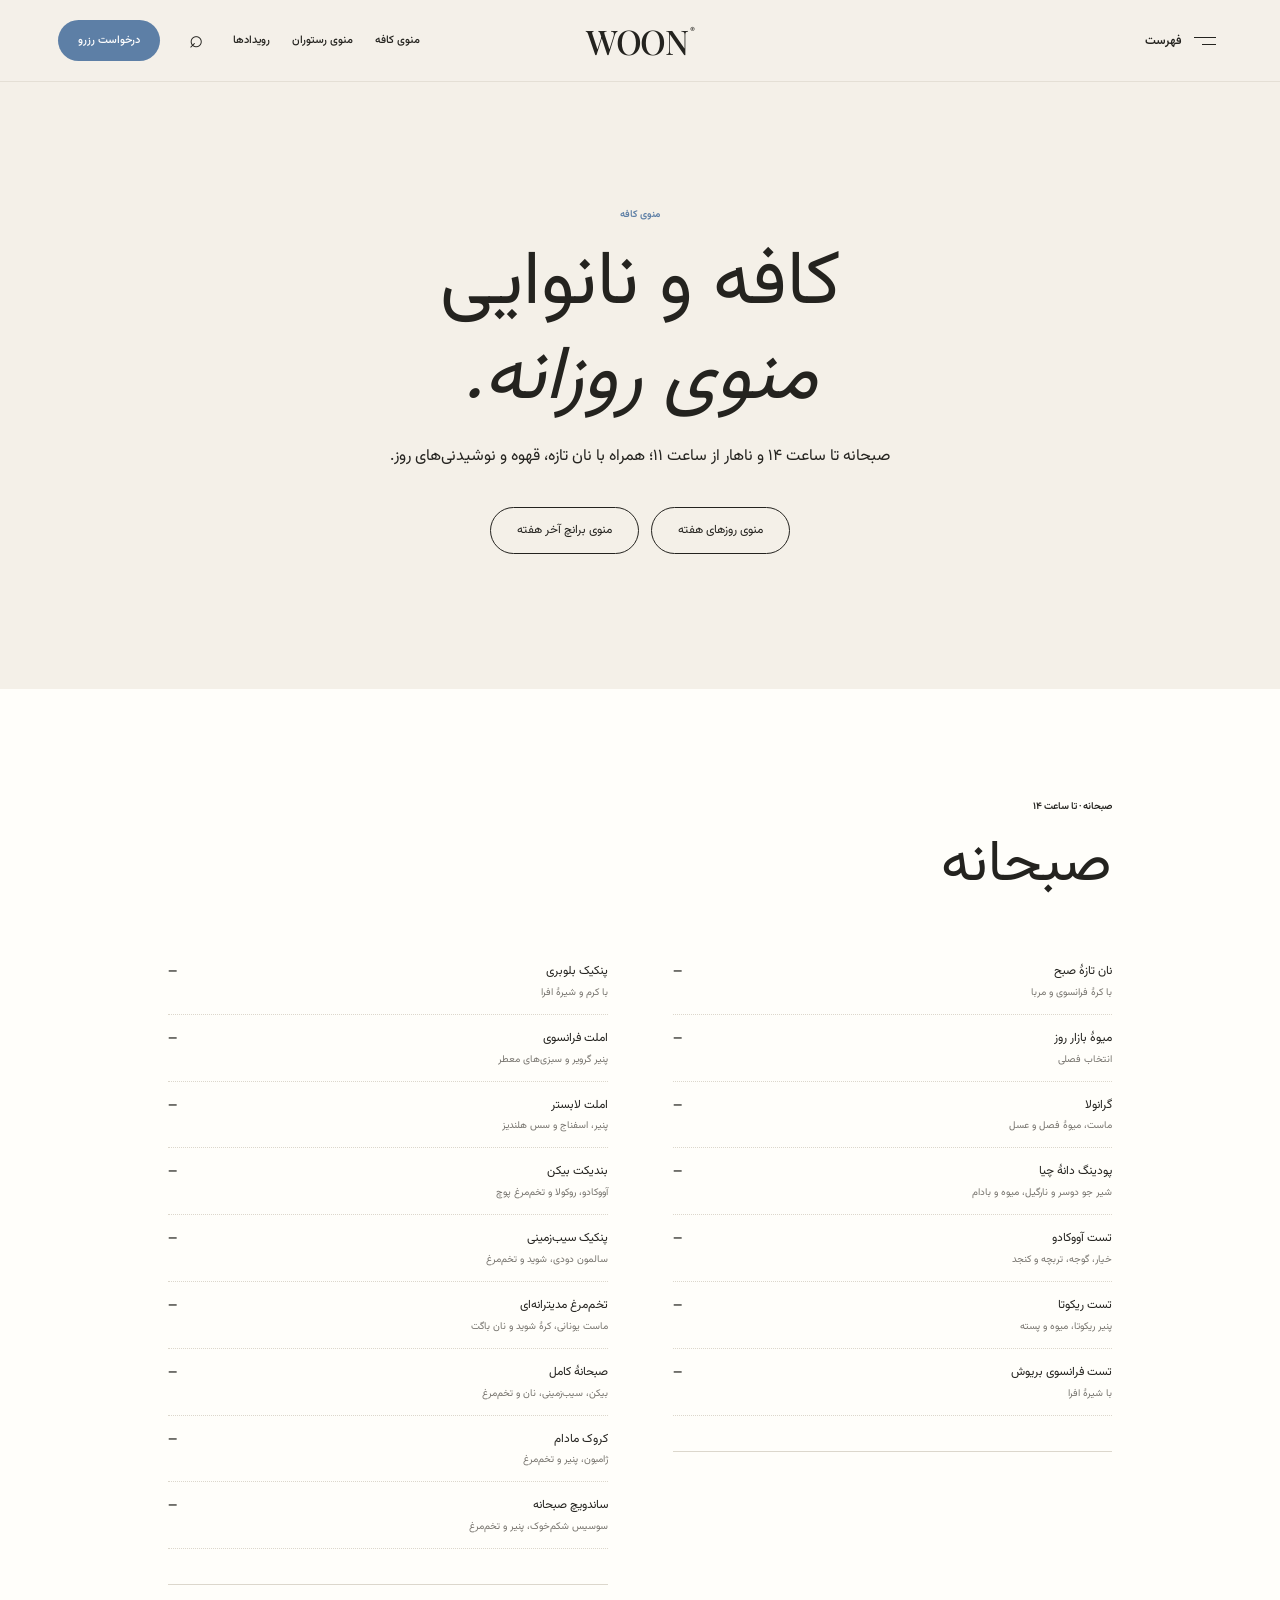
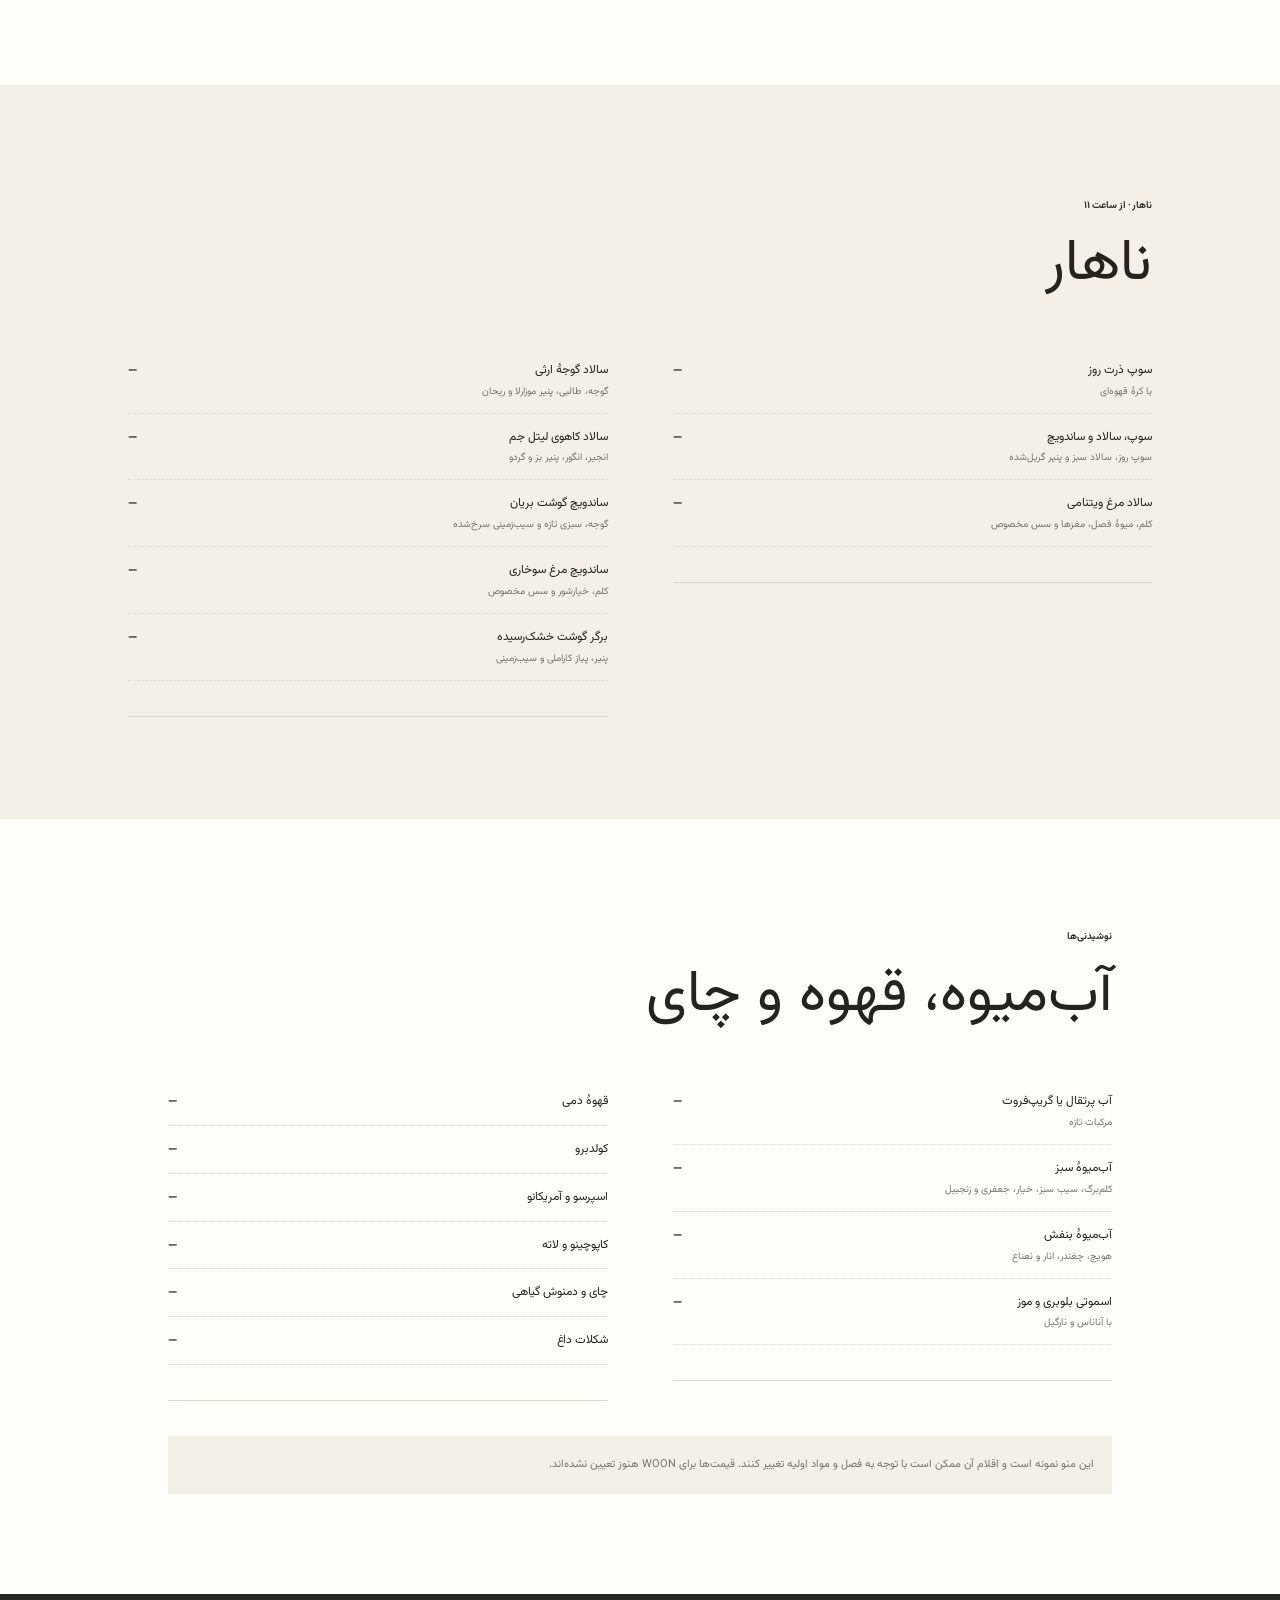
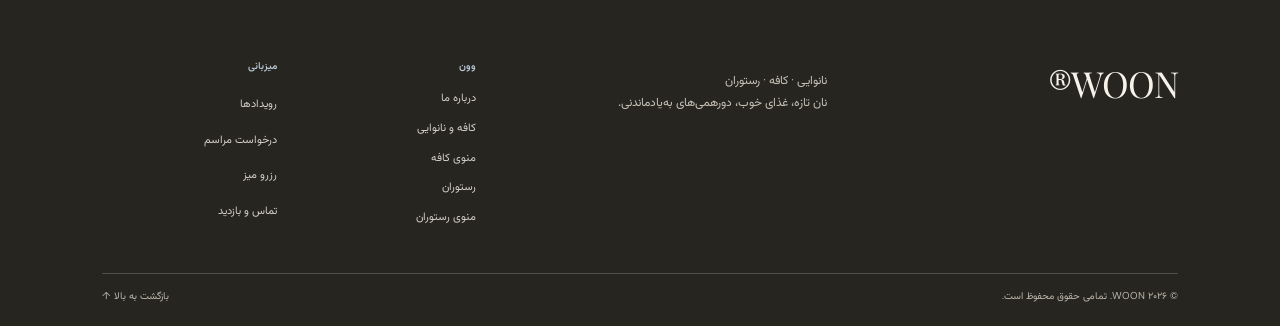
<file: cafe-menu.html>
<!doctype html><html lang="fa" dir="rtl"><head><meta charset="utf-8"><meta name="viewport" content="width=device-width,initial-scale=1"><meta name="theme-color" content="#f4f0e8"><meta name="description" content="منوی روزهای هفته و برانچ آخر هفتهٔ کافه وون."><link rel="canonical" href="https://sointrn-ops.github.io/WOON/cafe-menu.html"><title>منوی کافه — WOON</title><link rel="icon" href="favicon.svg" type="image/svg+xml"><link rel="stylesheet" href="styles.css"><script defer src="app.js"></script></head><body id="top"><a class="skip" href="#main">رفتن به محتوای اصلی</a><header class="site-header"><button class="menu-toggle" aria-expanded="false" aria-controls="site-drawer"><span class="menu-icon"><i></i><i></i></span>فهرست</button><a class="wordmark" href="index.html">WOON<span>®</span></a><nav class="header-links" aria-label="پیوندهای اصلی">
<a href="cafe-menu.html">منوی کافه</a>
<a href="menu.html">منوی رستوران</a>
<a href="events.html">رویدادها</a>
<button class="search-trigger" type="button" aria-label="جست‌وجو">⌕</button>
<a class="pill-link" href="restaurant.html#reservations">درخواست رزرو</a>
</nav></header><div class="drawer-backdrop"></div><aside class="site-drawer" id="site-drawer" inert aria-hidden="true"><div class="drawer-top"><span>فهرست وون</span><button class="drawer-close" aria-label="بستن">×</button></div><nav class="drawer-links" aria-label="همه صفحات">
<a href="index.html"><small>۰۱</small>خانه</a>
<a href="about.html"><small>۰۲</small>درباره وون</a>
<a href="cafe-bakery.html"><small>۰۳</small>کافه و نانوایی</a>
<a href="cafe-menu.html"><small>۰۴</small>منوی کافه</a>
<a href="weekend-brunch.html"><small>۰۵</small>برانچ آخر هفته</a>
<a href="restaurant.html"><small>۰۶</small>رستوران</a>
<a href="menu.html"><small>۰۷</small>منوی رستوران</a>
<a href="events.html"><small>۰۸</small>رویدادها</a>
<a href="book-an-event.html"><small>۰۹</small>درخواست مراسم</a>
<a href="contact.html"><small>۱۰</small>تماس و بازدید</a>
</nav><div class="drawer-actions"><a href="cafe-bakery.html#takeaway">سفارش بیرون‌بر ↗</a><a href="cafe-bakery.html#preorder">پیش‌سفارش نانوایی ↗</a><a href="restaurant.html#reservations">درخواست رزرو ↗</a></div><p class="drawer-note">نان تازه، غذای خوب و لحظه‌هایی برای کنار هم بودن.</p></aside><main id="main"><section class="page-hero"><p class="eyebrow">منوی کافه</p><h1>کافه و نانوایی<br><em>منوی روزانه.</em></h1><p>صبحانه تا ساعت ۱۴ و ناهار از ساعت ۱۱؛ همراه با نان تازه، قهوه و نوشیدنی‌های روز.</p><nav class="menu-tabs"><a class="menu-tab-link" href="#weekday">منوی روزهای هفته</a><a class="menu-tab-link" href="weekend-brunch.html">منوی برانچ آخر هفته</a></nav></section><section class="content-section" id="weekday"><p class="eyebrow">صبحانه · تا ساعت ۱۴</p><h2>صبحانه</h2><div class="menu-columns"><div><section class="menu-group"><div class="menu-item"><span>نان تازهٔ صبح<small>با کرهٔ فرانسوی و مربا</small></span><b>—</b></div><div class="menu-item"><span>میوهٔ بازار روز<small>انتخاب فصلی</small></span><b>—</b></div><div class="menu-item"><span>گرانولا<small>ماست، میوهٔ فصل و عسل</small></span><b>—</b></div><div class="menu-item"><span>پودینگ دانهٔ چیا<small>شیر جو دوسر و نارگیل، میوه و بادام</small></span><b>—</b></div><div class="menu-item"><span>تست آووکادو<small>خیار، گوجه، تربچه و کنجد</small></span><b>—</b></div><div class="menu-item"><span>تست ریکوتا<small>پنیر ریکوتا، میوه و پسته</small></span><b>—</b></div><div class="menu-item"><span>تست فرانسوی بریوش<small>با شیرهٔ افرا</small></span><b>—</b></div></section></div><div><section class="menu-group"><div class="menu-item"><span>پنکیک بلوبری<small>با کرم و شیرهٔ افرا</small></span><b>—</b></div><div class="menu-item"><span>املت فرانسوی<small>پنیر گرویر و سبزی‌های معطر</small></span><b>—</b></div><div class="menu-item"><span>املت لابستر<small>پنیر، اسفناج و سس هلندیز</small></span><b>—</b></div><div class="menu-item"><span>بندیکت بیکن<small>آووکادو، روکولا و تخم‌مرغ پوچ</small></span><b>—</b></div><div class="menu-item"><span>پنکیک سیب‌زمینی<small>سالمون دودی، شوید و تخم‌مرغ</small></span><b>—</b></div><div class="menu-item"><span>تخم‌مرغ مدیترانه‌ای<small>ماست یونانی، کرهٔ شوید و نان باگت</small></span><b>—</b></div><div class="menu-item"><span>صبحانهٔ کامل<small>بیکن، سیب‌زمینی، نان و تخم‌مرغ</small></span><b>—</b></div><div class="menu-item"><span>کروک مادام<small>ژامبون، پنیر و تخم‌مرغ</small></span><b>—</b></div><div class="menu-item"><span>ساندویچ صبحانه<small>سوسیس شکم‌خوک، پنیر و تخم‌مرغ</small></span><b>—</b></div></section></div></div></section><section class="content-section wide" id="lunch"><p class="eyebrow">ناهار · از ساعت ۱۱</p><h2>ناهار</h2><div class="menu-columns"><div><section class="menu-group"><div class="menu-item"><span>سوپ ذرت روز<small>با کرهٔ قهوه‌ای</small></span><b>—</b></div><div class="menu-item"><span>سوپ، سالاد و ساندویچ<small>سوپ روز، سالاد سبز و پنیر گریل‌شده</small></span><b>—</b></div><div class="menu-item"><span>سالاد مرغ ویتنامی<small>کلم، میوهٔ فصل، مغزها و سس مخصوص</small></span><b>—</b></div></section></div><div><section class="menu-group"><div class="menu-item"><span>سالاد گوجهٔ ارثی<small>گوجه، طالبی، پنیر موزارلا و ریحان</small></span><b>—</b></div><div class="menu-item"><span>سالاد کاهوی لیتل جم<small>انجیر، انگور، پنیر بز و گردو</small></span><b>—</b></div><div class="menu-item"><span>ساندویچ گوشت بریان<small>گوجه، سبزی تازه و سیب‌زمینی سرخ‌شده</small></span><b>—</b></div><div class="menu-item"><span>ساندویچ مرغ سوخاری<small>کلم، خیارشور و سس مخصوص</small></span><b>—</b></div><div class="menu-item"><span>برگر گوشت خشک‌رسیده<small>پنیر، پیاز کاراملی و سیب‌زمینی</small></span><b>—</b></div></section></div></div></section><section class="content-section" id="drinks"><p class="eyebrow">نوشیدنی‌ها</p><h2>آب‌میوه، قهوه و چای</h2><div class="menu-columns"><div><section class="menu-group"><div class="menu-item"><span>آب پرتقال یا گریپ‌فروت<small>مرکبات تازه</small></span><b>—</b></div><div class="menu-item"><span>آب‌میوهٔ سبز<small>کلم‌برگ، سیب سبز، خیار، جعفری و زنجبیل</small></span><b>—</b></div><div class="menu-item"><span>آب‌میوهٔ بنفش<small>هویج، چغندر، انار و نعناع</small></span><b>—</b></div><div class="menu-item"><span>اسموتی بلوبری و موز<small>با آناناس و نارگیل</small></span><b>—</b></div></section></div><div><section class="menu-group"><div class="menu-item"><span>قهوهٔ دمی</span><b>—</b></div><div class="menu-item"><span>کولدبرو</span><b>—</b></div><div class="menu-item"><span>اسپرسو و آمریکانو</span><b>—</b></div><div class="menu-item"><span>کاپوچینو و لاته</span><b>—</b></div><div class="menu-item"><span>چای و دمنوش گیاهی</span><b>—</b></div><div class="menu-item"><span>شکلات داغ</span><b>—</b></div></section></div></div><div class="menu-note">این منو نمونه است و اقلام آن ممکن است با توجه به فصل و مواد اولیه تغییر کنند. قیمت‌ها برای WOON هنوز تعیین نشده‌اند.</div></section></main><footer class="site-footer"><div class="footer-main"><a class="footer-logo" href="index.html">WOON®</a><p>نانوایی · کافه · رستوران<br>نان تازه، غذای خوب، دورهمی‌های به‌یادماندنی.</p><div class="footer-cols"><div><b>وون</b><a href="about.html">درباره ما</a><a href="cafe-bakery.html">کافه و نانوایی</a><a href="cafe-menu.html">منوی کافه</a><a href="restaurant.html">رستوران</a><a href="menu.html">منوی رستوران</a></div><div><b>میزبانی</b><a href="events.html">رویدادها</a><a href="book-an-event.html">درخواست مراسم</a><a href="restaurant.html#reservations">رزرو میز</a><a href="contact.html">تماس و بازدید</a></div></div></div><div class="footer-bottom"><span>© ۲۰۲۶ WOON. تمامی حقوق محفوظ است.</span><a href="#top">بازگشت به بالا ↑</a></div></footer><section class="search-screen" inert aria-hidden="true"><div class="search-head"><span>جست‌وجو در وون</span><button class="search-close" aria-label="بستن جست‌وجو">×</button></div><label for="search-field">دنبال چه چیزی می‌گردید؟</label><input id="search-field" type="search" placeholder="نانوایی، برانچ، شام…"><div class="search-links"><a href="cafe-bakery.html">کافه و نانوایی</a><a href="cafe-menu.html">منوی کافه</a><a href="menu.html">منوی رستوران</a><a href="events.html">رویدادها</a><a href="book-an-event.html">درخواست مراسم</a><a href="contact.html">تماس با ما</a></div></section><div class="lightbox" inert aria-hidden="true"><button class="lightbox-close" aria-label="بستن تصویر">×</button><img alt="تصویر گالری"></div></body></html>
</file>
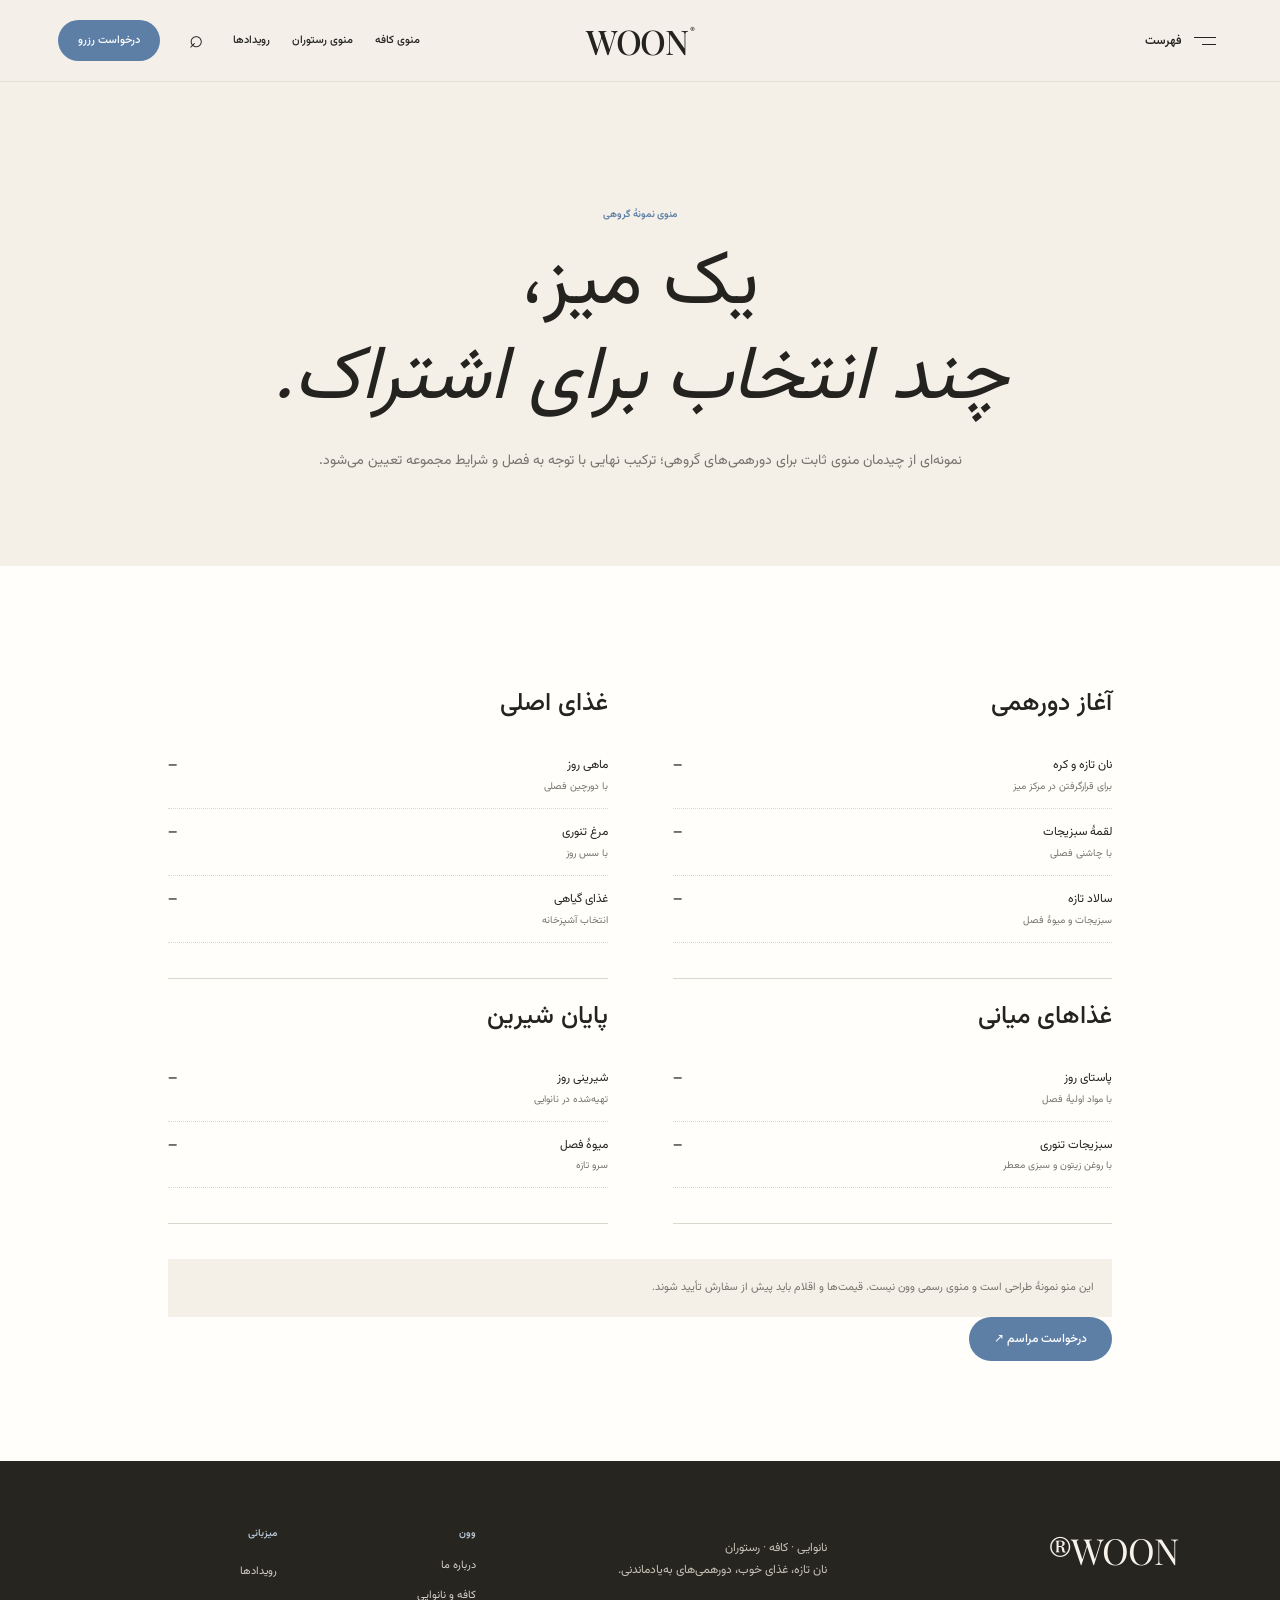
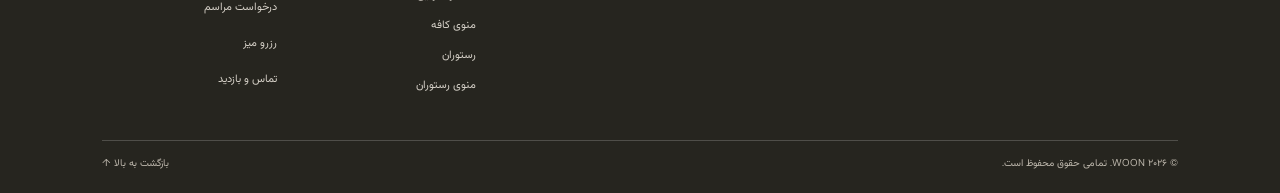
<file: large-party-sample-menu.html>
<!doctype html><html lang="fa" dir="rtl"><head><meta charset="utf-8"><meta name="viewport" content="width=device-width,initial-scale=1"><meta name="theme-color" content="#f4f0e8"><meta name="description" content="نمونه منوی گروهی برای مراسم خصوصی وون."><link rel="canonical" href="https://sointrn-ops.github.io/WOON/large-party-sample-menu.html"><title>منوی نمونهٔ گروهی — WOON</title><link rel="icon" href="favicon.svg" type="image/svg+xml"><link rel="stylesheet" href="styles.css"><script defer src="app.js"></script></head><body id="top"><a class="skip" href="#main">رفتن به محتوای اصلی</a><header class="site-header"><button class="menu-toggle" aria-expanded="false" aria-controls="site-drawer"><span class="menu-icon"><i></i><i></i></span>فهرست</button><a class="wordmark" href="index.html">WOON<span>®</span></a><nav class="header-links" aria-label="پیوندهای اصلی">
<a href="cafe-menu.html">منوی کافه</a>
<a href="menu.html">منوی رستوران</a>
<a href="events.html">رویدادها</a>
<button class="search-trigger" type="button" aria-label="جست‌وجو">⌕</button>
<a class="pill-link" href="restaurant.html#reservations">درخواست رزرو</a>
</nav></header><div class="drawer-backdrop"></div><aside class="site-drawer" id="site-drawer" inert aria-hidden="true"><div class="drawer-top"><span>فهرست وون</span><button class="drawer-close" aria-label="بستن">×</button></div><nav class="drawer-links" aria-label="همه صفحات">
<a href="index.html"><small>۰۱</small>خانه</a>
<a href="about.html"><small>۰۲</small>درباره وون</a>
<a href="cafe-bakery.html"><small>۰۳</small>کافه و نانوایی</a>
<a href="cafe-menu.html"><small>۰۴</small>منوی کافه</a>
<a href="weekend-brunch.html"><small>۰۵</small>برانچ آخر هفته</a>
<a href="restaurant.html"><small>۰۶</small>رستوران</a>
<a href="menu.html"><small>۰۷</small>منوی رستوران</a>
<a href="events.html"><small>۰۸</small>رویدادها</a>
<a href="book-an-event.html"><small>۰۹</small>درخواست مراسم</a>
<a href="contact.html"><small>۱۰</small>تماس و بازدید</a>
</nav><div class="drawer-actions"><a href="cafe-bakery.html#takeaway">سفارش بیرون‌بر ↗</a><a href="cafe-bakery.html#preorder">پیش‌سفارش نانوایی ↗</a><a href="restaurant.html#reservations">درخواست رزرو ↗</a></div><p class="drawer-note">نان تازه، غذای خوب و لحظه‌هایی برای کنار هم بودن.</p></aside><main id="main"><section class="page-hero"><p class="eyebrow">منوی نمونهٔ گروهی</p><h1>یک میز،<br><em>چند انتخاب برای اشتراک.</em></h1><p>نمونه‌ای از چیدمان منوی ثابت برای دورهمی‌های گروهی؛ ترکیب نهایی با توجه به فصل و شرایط مجموعه تعیین می‌شود.</p></section><section class="content-section"><div class="menu-columns"><div><section class="menu-group"><h3>آغاز دورهمی</h3><div class="menu-item"><span>نان تازه و کره<small>برای قرارگرفتن در مرکز میز</small></span><b>—</b></div><div class="menu-item"><span>لقمهٔ سبزیجات<small>با چاشنی فصلی</small></span><b>—</b></div><div class="menu-item"><span>سالاد تازه<small>سبزیجات و میوهٔ فصل</small></span><b>—</b></div></section><section class="menu-group"><h3>غذاهای میانی</h3><div class="menu-item"><span>پاستای روز<small>با مواد اولیهٔ فصل</small></span><b>—</b></div><div class="menu-item"><span>سبزیجات تنوری<small>با روغن زیتون و سبزی معطر</small></span><b>—</b></div></section></div><div><section class="menu-group"><h3>غذای اصلی</h3><div class="menu-item"><span>ماهی روز<small>با دورچین فصلی</small></span><b>—</b></div><div class="menu-item"><span>مرغ تنوری<small>با سس روز</small></span><b>—</b></div><div class="menu-item"><span>غذای گیاهی<small>انتخاب آشپزخانه</small></span><b>—</b></div></section><section class="menu-group"><h3>پایان شیرین</h3><div class="menu-item"><span>شیرینی روز<small>تهیه‌شده در نانوایی</small></span><b>—</b></div><div class="menu-item"><span>میوهٔ فصل<small>سرو تازه</small></span><b>—</b></div></section></div></div><div class="menu-note">این منو نمونهٔ طراحی است و منوی رسمی وون نیست. قیمت‌ها و اقلام باید پیش از سفارش تأیید شوند.</div><a class="blue-link" href="book-an-event.html">درخواست مراسم ↗</a></section></main><footer class="site-footer"><div class="footer-main"><a class="footer-logo" href="index.html">WOON®</a><p>نانوایی · کافه · رستوران<br>نان تازه، غذای خوب، دورهمی‌های به‌یادماندنی.</p><div class="footer-cols"><div><b>وون</b><a href="about.html">درباره ما</a><a href="cafe-bakery.html">کافه و نانوایی</a><a href="cafe-menu.html">منوی کافه</a><a href="restaurant.html">رستوران</a><a href="menu.html">منوی رستوران</a></div><div><b>میزبانی</b><a href="events.html">رویدادها</a><a href="book-an-event.html">درخواست مراسم</a><a href="restaurant.html#reservations">رزرو میز</a><a href="contact.html">تماس و بازدید</a></div></div></div><div class="footer-bottom"><span>© ۲۰۲۶ WOON. تمامی حقوق محفوظ است.</span><a href="#top">بازگشت به بالا ↑</a></div></footer><section class="search-screen" inert aria-hidden="true"><div class="search-head"><span>جست‌وجو در وون</span><button class="search-close" aria-label="بستن جست‌وجو">×</button></div><label for="search-field">دنبال چه چیزی می‌گردید؟</label><input id="search-field" type="search" placeholder="نانوایی، برانچ، شام…"><div class="search-links"><a href="cafe-bakery.html">کافه و نانوایی</a><a href="cafe-menu.html">منوی کافه</a><a href="menu.html">منوی رستوران</a><a href="events.html">رویدادها</a><a href="book-an-event.html">درخواست مراسم</a><a href="contact.html">تماس با ما</a></div></section><div class="lightbox" inert aria-hidden="true"><button class="lightbox-close" aria-label="بستن تصویر">×</button><img alt="تصویر گالری"></div></body></html>
</file>
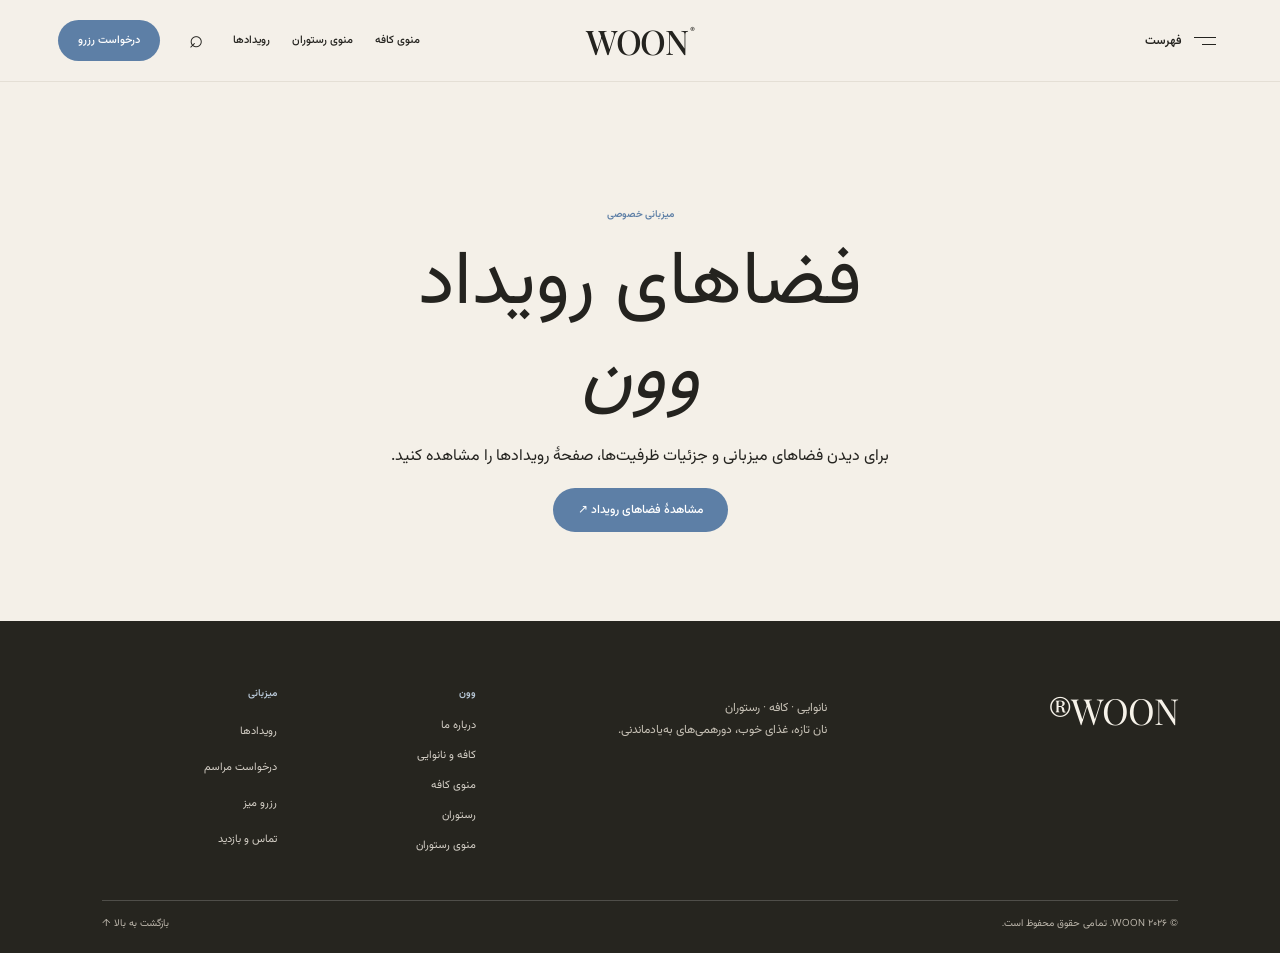
<file: private-events.html>
<!doctype html><html lang="fa" dir="rtl"><head><meta charset="utf-8"><meta name="viewport" content="width=device-width,initial-scale=1"><meta name="theme-color" content="#f4f0e8"><meta name="description" content="میزبانی خصوصی و رویدادها در وون."><link rel="canonical" href="https://sointrn-ops.github.io/WOON/private-events.html"><title>میزبانی خصوصی — WOON</title><link rel="icon" href="favicon.svg" type="image/svg+xml"><link rel="stylesheet" href="styles.css"><script defer src="app.js"></script></head><body id="top"><a class="skip" href="#main">رفتن به محتوای اصلی</a><header class="site-header"><button class="menu-toggle" aria-expanded="false" aria-controls="site-drawer"><span class="menu-icon"><i></i><i></i></span>فهرست</button><a class="wordmark" href="index.html">WOON<span>®</span></a><nav class="header-links" aria-label="پیوندهای اصلی">
<a href="cafe-menu.html">منوی کافه</a>
<a href="menu.html">منوی رستوران</a>
<a href="events.html">رویدادها</a>
<button class="search-trigger" type="button" aria-label="جست‌وجو">⌕</button>
<a class="pill-link" href="restaurant.html#reservations">درخواست رزرو</a>
</nav></header><div class="drawer-backdrop"></div><aside class="site-drawer" id="site-drawer" inert aria-hidden="true"><div class="drawer-top"><span>فهرست وون</span><button class="drawer-close" aria-label="بستن">×</button></div><nav class="drawer-links" aria-label="همه صفحات">
<a href="index.html"><small>۰۱</small>خانه</a>
<a href="about.html"><small>۰۲</small>درباره وون</a>
<a href="cafe-bakery.html"><small>۰۳</small>کافه و نانوایی</a>
<a href="cafe-menu.html"><small>۰۴</small>منوی کافه</a>
<a href="weekend-brunch.html"><small>۰۵</small>برانچ آخر هفته</a>
<a href="restaurant.html"><small>۰۶</small>رستوران</a>
<a href="menu.html"><small>۰۷</small>منوی رستوران</a>
<a href="events.html"><small>۰۸</small>رویدادها</a>
<a href="book-an-event.html"><small>۰۹</small>درخواست مراسم</a>
<a href="contact.html"><small>۱۰</small>تماس و بازدید</a>
</nav><div class="drawer-actions"><a href="cafe-bakery.html#takeaway">سفارش بیرون‌بر ↗</a><a href="cafe-bakery.html#preorder">پیش‌سفارش نانوایی ↗</a><a href="restaurant.html#reservations">درخواست رزرو ↗</a></div><p class="drawer-note">نان تازه، غذای خوب و لحظه‌هایی برای کنار هم بودن.</p></aside><main id="main"><section class="page-hero"><p class="eyebrow">میزبانی خصوصی</p><h1>فضاهای رویداد<br><em>وون</em></h1><p>برای دیدن فضاهای میزبانی و جزئیات ظرفیت‌ها، صفحهٔ رویدادها را مشاهده کنید.</p><a class="blue-link" href="events.html">مشاهدهٔ فضاهای رویداد ↗</a></section></main><footer class="site-footer"><div class="footer-main"><a class="footer-logo" href="index.html">WOON®</a><p>نانوایی · کافه · رستوران<br>نان تازه، غذای خوب، دورهمی‌های به‌یادماندنی.</p><div class="footer-cols"><div><b>وون</b><a href="about.html">درباره ما</a><a href="cafe-bakery.html">کافه و نانوایی</a><a href="cafe-menu.html">منوی کافه</a><a href="restaurant.html">رستوران</a><a href="menu.html">منوی رستوران</a></div><div><b>میزبانی</b><a href="events.html">رویدادها</a><a href="book-an-event.html">درخواست مراسم</a><a href="restaurant.html#reservations">رزرو میز</a><a href="contact.html">تماس و بازدید</a></div></div></div><div class="footer-bottom"><span>© ۲۰۲۶ WOON. تمامی حقوق محفوظ است.</span><a href="#top">بازگشت به بالا ↑</a></div></footer><section class="search-screen" inert aria-hidden="true"><div class="search-head"><span>جست‌وجو در وون</span><button class="search-close" aria-label="بستن جست‌وجو">×</button></div><label for="search-field">دنبال چه چیزی می‌گردید؟</label><input id="search-field" type="search" placeholder="نانوایی، برانچ، شام…"><div class="search-links"><a href="cafe-bakery.html">کافه و نانوایی</a><a href="cafe-menu.html">منوی کافه</a><a href="menu.html">منوی رستوران</a><a href="events.html">رویدادها</a><a href="book-an-event.html">درخواست مراسم</a><a href="contact.html">تماس با ما</a></div></section><div class="lightbox" inert aria-hidden="true"><button class="lightbox-close" aria-label="بستن تصویر">×</button><img alt="تصویر گالری"></div></body></html>
</file>
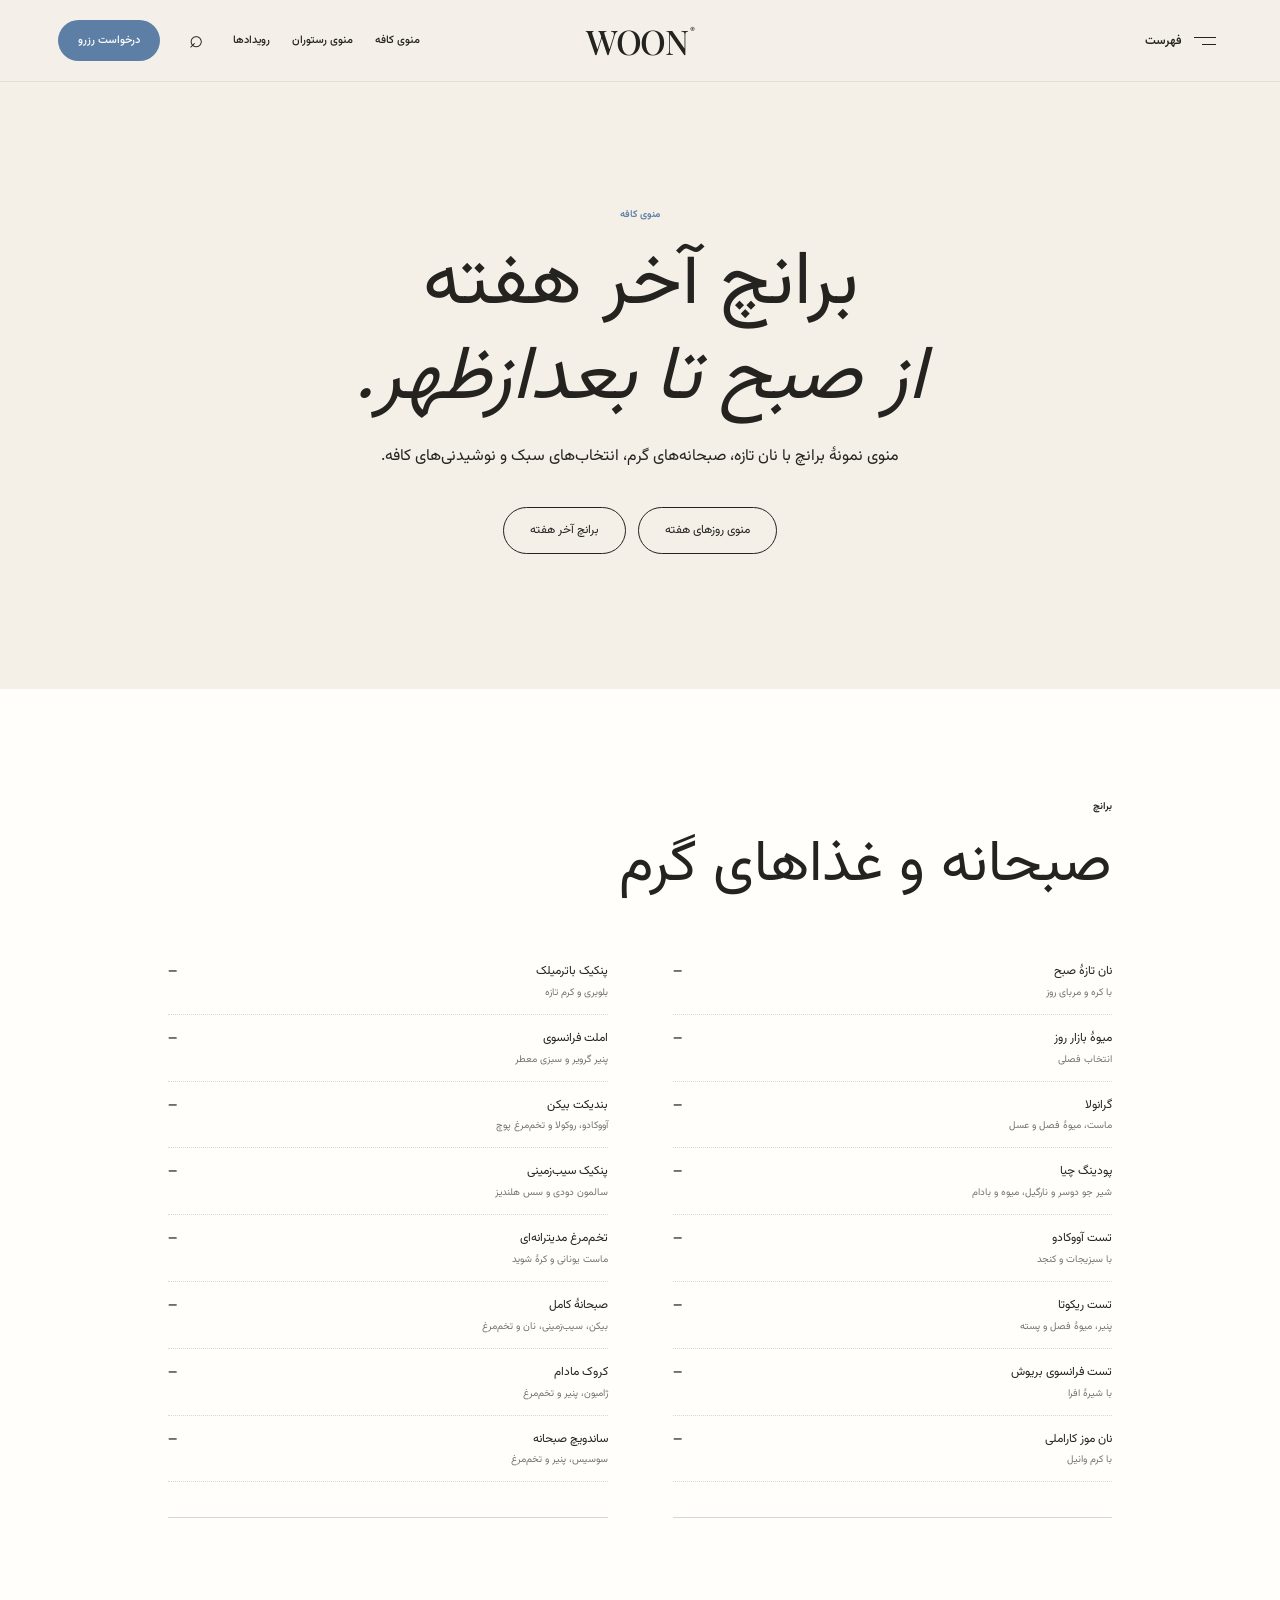
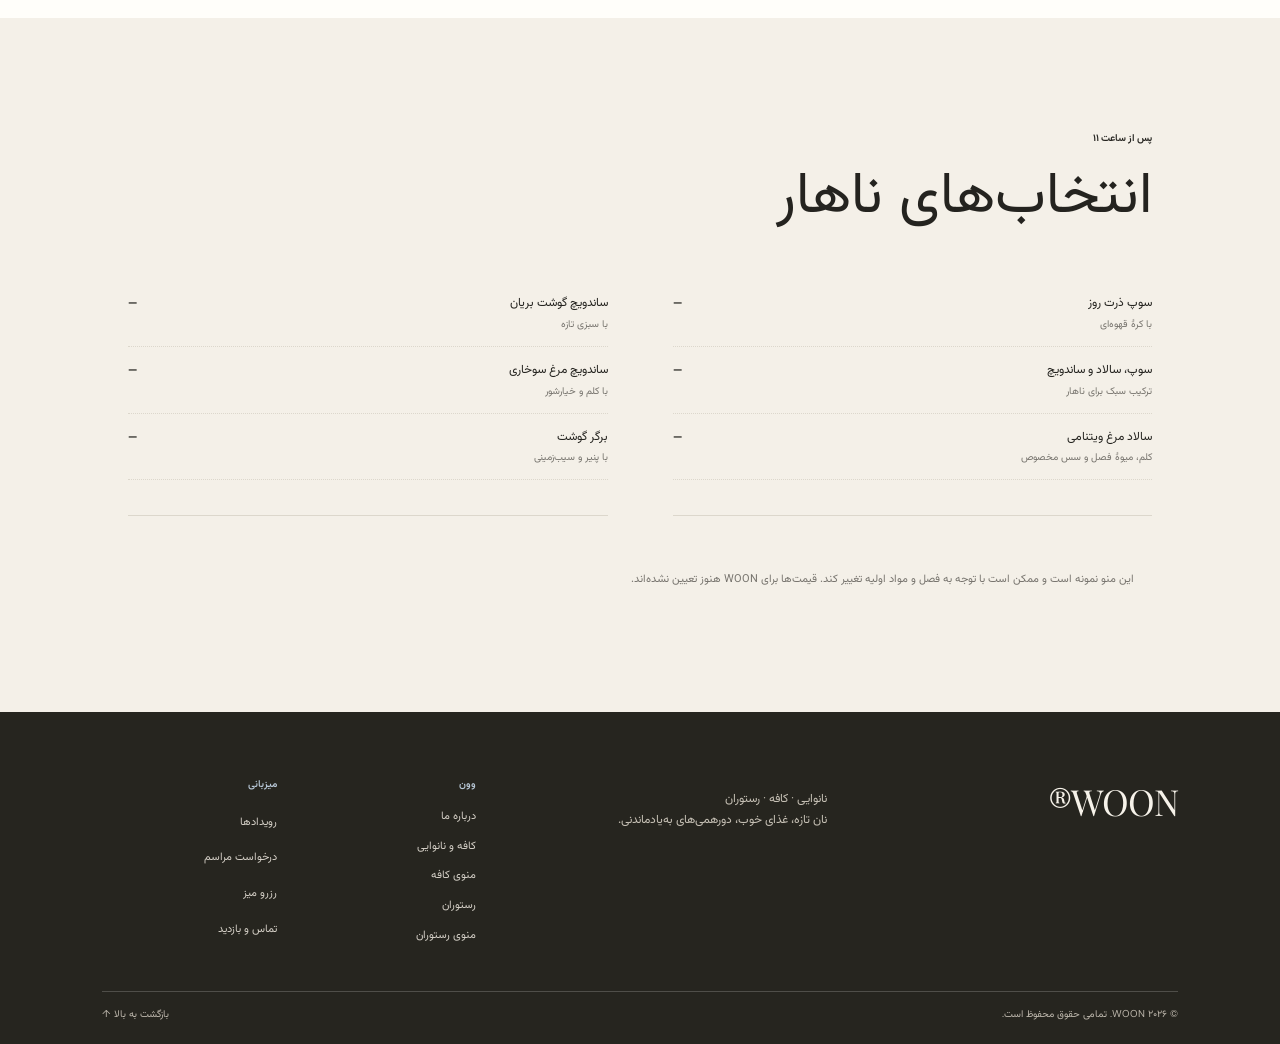
<file: weekend-brunch.html>
<!doctype html><html lang="fa" dir="rtl"><head><meta charset="utf-8"><meta name="viewport" content="width=device-width,initial-scale=1"><meta name="description" content="منوی برانچ آخر هفتهٔ کافه وون."><link rel="canonical" href="https://sointrn-ops.github.io/WOON/weekend-brunch.html"><title>برانچ آخر هفته — WOON</title><link rel="stylesheet" href="styles.css"><script defer src="app.js"></script></head><body id="top"><a class="skip" href="#main">رفتن به محتوای اصلی</a><header class="site-header"><button class="menu-toggle" aria-expanded="false" aria-controls="site-drawer"><span class="menu-icon"><i></i><i></i></span>فهرست</button><a class="wordmark" href="index.html">WOON<span>®</span></a><nav class="header-links" aria-label="پیوندهای اصلی">
<a href="cafe-menu.html">منوی کافه</a>
<a href="menu.html">منوی رستوران</a>
<a href="events.html">رویدادها</a>
<button class="search-trigger" type="button" aria-label="جست‌وجو">⌕</button>
<a class="pill-link" href="restaurant.html#reservations">درخواست رزرو</a>
</nav></header><div class="drawer-backdrop"></div><aside class="site-drawer" id="site-drawer" inert aria-hidden="true"><div class="drawer-top"><span>فهرست وون</span><button class="drawer-close" aria-label="بستن">×</button></div><nav class="drawer-links" aria-label="همه صفحات">
<a href="index.html"><small>۰۱</small>خانه</a>
<a href="about.html"><small>۰۲</small>درباره وون</a>
<a href="cafe-bakery.html"><small>۰۳</small>کافه و نانوایی</a>
<a href="cafe-menu.html"><small>۰۴</small>منوی کافه</a>
<a href="weekend-brunch.html"><small>۰۵</small>برانچ آخر هفته</a>
<a href="restaurant.html"><small>۰۶</small>رستوران</a>
<a href="menu.html"><small>۰۷</small>منوی رستوران</a>
<a href="events.html"><small>۰۸</small>رویدادها</a>
<a href="book-an-event.html"><small>۰۹</small>درخواست مراسم</a>
<a href="contact.html"><small>۱۰</small>تماس و بازدید</a>
</nav><div class="drawer-actions"><a href="cafe-bakery.html#takeaway">سفارش بیرون‌بر ↗</a><a href="cafe-bakery.html#preorder">پیش‌سفارش نانوایی ↗</a><a href="restaurant.html#reservations">درخواست رزرو ↗</a></div><p class="drawer-note">نان تازه، غذای خوب و لحظه‌هایی برای کنار هم بودن.</p></aside><main id="main"><section class="page-hero"><p class="eyebrow">منوی کافه</p><h1>برانچ آخر هفته<br><em>از صبح تا بعدازظهر.</em></h1><p>منوی نمونهٔ برانچ با نان تازه، صبحانه‌های گرم، انتخاب‌های سبک و نوشیدنی‌های کافه.</p><nav class="menu-tabs"><a class="menu-tab-link" href="cafe-menu.html#weekday">منوی روزهای هفته</a><a class="menu-tab-link" href="#brunch">برانچ آخر هفته</a></nav></section><section class="content-section" id="brunch"><p class="eyebrow">برانچ</p><h2>صبحانه و غذاهای گرم</h2><div class="menu-columns"><div><section class="menu-group"><div class="menu-item"><span>نان تازهٔ صبح<small>با کره و مربای روز</small></span><b>—</b></div><div class="menu-item"><span>میوهٔ بازار روز<small>انتخاب فصلی</small></span><b>—</b></div><div class="menu-item"><span>گرانولا<small>ماست، میوهٔ فصل و عسل</small></span><b>—</b></div><div class="menu-item"><span>پودینگ چیا<small>شیر جو دوسر و نارگیل، میوه و بادام</small></span><b>—</b></div><div class="menu-item"><span>تست آووکادو<small>با سبزیجات و کنجد</small></span><b>—</b></div><div class="menu-item"><span>تست ریکوتا<small>پنیر، میوهٔ فصل و پسته</small></span><b>—</b></div><div class="menu-item"><span>تست فرانسوی بریوش<small>با شیرهٔ افرا</small></span><b>—</b></div><div class="menu-item"><span>نان موز کاراملی<small>با کرم وانیل</small></span><b>—</b></div></section></div><div><section class="menu-group"><div class="menu-item"><span>پنکیک باترمیلک<small>بلوبری و کرم تازه</small></span><b>—</b></div><div class="menu-item"><span>املت فرانسوی<small>پنیر گرویر و سبزی معطر</small></span><b>—</b></div><div class="menu-item"><span>بندیکت بیکن<small>آووکادو، روکولا و تخم‌مرغ پوچ</small></span><b>—</b></div><div class="menu-item"><span>پنکیک سیب‌زمینی<small>سالمون دودی و سس هلندیز</small></span><b>—</b></div><div class="menu-item"><span>تخم‌مرغ مدیترانه‌ای<small>ماست یونانی و کرهٔ شوید</small></span><b>—</b></div><div class="menu-item"><span>صبحانهٔ کامل<small>بیکن، سیب‌زمینی، نان و تخم‌مرغ</small></span><b>—</b></div><div class="menu-item"><span>کروک مادام<small>ژامبون، پنیر و تخم‌مرغ</small></span><b>—</b></div><div class="menu-item"><span>ساندویچ صبحانه<small>سوسیس، پنیر و تخم‌مرغ</small></span><b>—</b></div></section></div></div></section><section class="content-section wide"><p class="eyebrow">پس از ساعت ۱۱</p><h2>انتخاب‌های ناهار</h2><div class="menu-columns"><div><section class="menu-group"><div class="menu-item"><span>سوپ ذرت روز<small>با کرهٔ قهوه‌ای</small></span><b>—</b></div><div class="menu-item"><span>سوپ، سالاد و ساندویچ<small>ترکیب سبک برای ناهار</small></span><b>—</b></div><div class="menu-item"><span>سالاد مرغ ویتنامی<small>کلم، میوهٔ فصل و سس مخصوص</small></span><b>—</b></div></section></div><div><section class="menu-group"><div class="menu-item"><span>ساندویچ گوشت بریان<small>با سبزی تازه</small></span><b>—</b></div><div class="menu-item"><span>ساندویچ مرغ سوخاری<small>با کلم و خیارشور</small></span><b>—</b></div><div class="menu-item"><span>برگر گوشت<small>با پنیر و سیب‌زمینی</small></span><b>—</b></div></section></div></div><div class="menu-note">این منو نمونه است و ممکن است با توجه به فصل و مواد اولیه تغییر کند. قیمت‌ها برای WOON هنوز تعیین نشده‌اند.</div></section></main><footer class="site-footer"><div class="footer-main"><a class="footer-logo" href="index.html">WOON®</a><p>نانوایی · کافه · رستوران<br>نان تازه، غذای خوب، دورهمی‌های به‌یادماندنی.</p><div class="footer-cols"><div><b>وون</b><a href="about.html">درباره ما</a><a href="cafe-bakery.html">کافه و نانوایی</a><a href="cafe-menu.html">منوی کافه</a><a href="restaurant.html">رستوران</a><a href="menu.html">منوی رستوران</a></div><div><b>میزبانی</b><a href="events.html">رویدادها</a><a href="book-an-event.html">درخواست مراسم</a><a href="restaurant.html#reservations">رزرو میز</a><a href="contact.html">تماس و بازدید</a></div></div></div><div class="footer-bottom"><span>© ۲۰۲۶ WOON. تمامی حقوق محفوظ است.</span><a href="#top">بازگشت به بالا ↑</a></div></footer><section class="search-screen" inert aria-hidden="true"><div class="search-head"><span>جست‌وجو در وون</span><button class="search-close" aria-label="بستن جست‌وجو">×</button></div><label for="search-field">دنبال چه چیزی می‌گردید؟</label><input id="search-field" type="search" placeholder="نانوایی، برانچ، شام…"><div class="search-links"><a href="cafe-bakery.html">کافه و نانوایی</a><a href="cafe-menu.html">منوی کافه</a><a href="menu.html">منوی رستوران</a><a href="events.html">رویدادها</a><a href="book-an-event.html">درخواست مراسم</a><a href="contact.html">تماس با ما</a></div></section><div class="lightbox" inert aria-hidden="true"><button class="lightbox-close" aria-label="بستن تصویر">×</button><img alt="تصویر گالری"></div></body></html>
</file>
<file: styles.css>
@import url('https://fonts.googleapis.com/css2?family=DM+Sans:wght@400;500;600;700&family=Playfair+Display:ital,wght@0,400;0,500;0,600;1,400;1,500&family=Vazirmatn:wght@300;400;500;600;700&display=swap');
:root{--paper:#f4f0e8;--white:#fffefa;--ink:#24231f;--muted:#77746e;--line:#dcd7cc;--blue:#5d7fa6;--serif:'Playfair Display',Georgia,serif;--sans:'DM Sans','Vazirmatn',sans-serif;--fa:'Vazirmatn',sans-serif}
*{box-sizing:border-box}html{scroll-behavior:smooth;scroll-padding-top:90px}body{margin:0;background:var(--white);color:var(--ink);font-family:var(--fa);line-height:1.8;-webkit-font-smoothing:antialiased}body.lock{overflow:hidden}a{color:inherit;text-decoration:none}button,input,textarea,select{font:inherit}button{cursor:pointer;color:inherit}img{display:block;max-width:100%}::selection{background:#b9c8d7;color:#18212b}.skip{position:absolute;top:-100px;right:12px;z-index:500;background:#fff;padding:10px}.skip:focus{top:10px}
.site-header{height:82px;padding:0 4.5%;display:grid;grid-template-columns:1fr auto 1fr;align-items:center;position:sticky;top:0;z-index:60;background:#f4f0e8f2;backdrop-filter:blur(12px);border-bottom:1px solid #e4dfd5;direction:ltr}.menu-toggle{justify-self:start;border:0;background:none;display:flex;gap:12px;align-items:center;font:600 10px var(--sans);letter-spacing:1.5px}.menu-icon{width:22px;display:grid;gap:6px}.menu-icon i{height:1px;background:var(--ink);width:100%}.menu-icon i:last-child{width:65%}.wordmark{justify-self:center;font:500 34px/1 var(--serif);letter-spacing:-1.5px}.wordmark span{font:10px var(--sans);vertical-align:top;margin-left:3px}.header-links{justify-self:end;display:flex;align-items:center;gap:clamp(12px,2.3vw,34px);font:600 9px var(--sans);letter-spacing:1.1px}.header-links>a:not(.pill-link):hover{opacity:.55}.pill-link{background:var(--blue);color:white;padding:12px 23px;border-radius:30px;white-space:nowrap}
.drawer-backdrop{position:fixed;inset:0;background:#15151280;z-index:90;opacity:0;visibility:hidden;transition:.3s}.drawer-backdrop.open{opacity:1;visibility:visible}.site-drawer{position:fixed;z-index:91;inset:0 auto 0 0;width:min(430px,92vw);background:var(--paper);padding:28px 34px;transform:translateX(-105%);transition:transform .35s;display:flex;flex-direction:column;overflow:auto;direction:ltr}.site-drawer.open{transform:translateX(0)}.drawer-top{display:flex;justify-content:space-between;align-items:center;border-bottom:1px solid var(--line);padding-bottom:20px;font:11px var(--sans);letter-spacing:1px}.drawer-close,.search-close,.lightbox-close{border:0;background:none;font-size:28px}.drawer-links{display:grid;padding:25px 0}.drawer-links a{font:400 28px var(--serif);padding:12px 0;border-bottom:1px solid #e3ded4}.drawer-links small{font:10px var(--sans);color:var(--muted);margin-right:12px}.drawer-actions{margin-top:auto;border-top:1px solid var(--line);padding-top:20px;display:grid;gap:10px;font:11px var(--sans)}.drawer-note{font-size:11px;color:var(--muted)}
.hero{height:min(650px,calc(100vh - 82px));min-height:470px;position:relative;display:grid;place-items:center;text-align:center;color:white;overflow:hidden;background:#25231f}.hero>img{position:absolute;inset:0;width:100%;height:100%;object-fit:cover;object-position:center 55%}.hero:after{content:"";position:absolute;inset:0;background:linear-gradient(90deg,#14131080,#14131028,#14131080)}.hero-copy{position:relative;z-index:2;padding:25px;width:min(850px,92%)}.hero-kicker,.eyebrow{font:600 10px var(--sans);letter-spacing:4px;text-transform:uppercase}.hero h1{font:400 clamp(56px,8vw,105px)/1.04 var(--serif);letter-spacing:-2px;margin:14px 0}.hero h1 em{font-weight:400}.hero-copy>p:last-of-type{font:500 11px var(--sans);letter-spacing:2.5px}.hero-dots{position:absolute;z-index:3;bottom:26px;display:flex;gap:13px}.hero-dots i{width:5px;height:5px;border-radius:50%;background:#fff9}.hero-dots i:first-child{background:#fff}
.home-categories{display:grid;grid-template-columns:46% 54%;direction:ltr;max-width:1800px;margin:auto}.category-list{padding:0 12% 0 15%;display:flex;flex-direction:column}.category-item{min-height:290px;display:flex;flex-direction:column;justify-content:center;border-left:2px solid #e4e1db;padding:25px 0 25px 34px;color:#aaa;transition:.25s}.category-item.active,.category-item:hover{color:var(--ink);border-color:var(--blue)}.category-item span{font:400 clamp(40px,4.8vw,66px)/1.08 var(--serif);letter-spacing:-1.4px}.category-item small{font:400 13px/1.7 var(--sans);color:#aaa;margin-top:10px;max-width:390px}.category-item.active small,.category-item:hover small{color:#777}.category-media{position:sticky;top:82px;height:calc(100vh - 82px);max-height:720px;min-height:480px;align-self:start;overflow:hidden;background:#e6e0d6}.category-media img{position:absolute;inset:0;width:100%;height:100%;object-fit:cover;opacity:0;transform:scale(1.03);transition:opacity .6s,transform 1s}.category-media img.active{opacity:1;transform:scale(1)}.menu-cta{margin:35px 7% 75px;padding:18px 0;border-top:1px solid var(--line);border-bottom:1px solid var(--line);display:flex;justify-content:space-between;align-items:center;font-size:12px}.menu-cta a,.text-link{font:600 10px var(--sans);letter-spacing:.7px;border-bottom:1px solid currentColor;padding:5px 0}
.statement{padding:120px 8%;text-align:center;background:#282722;color:#fff;position:relative;isolation:isolate;min-height:500px;display:flex;flex-direction:column;justify-content:center;align-items:center}.statement:before{content:"";position:absolute;inset:0;background:url('https://images.unsplash.com/photo-1600566753086-00f18fb6b3ea?auto=format&fit=crop&w=2000&q=85') center/cover;opacity:.28;z-index:-1}.statement h2{font:400 clamp(36px,5vw,66px)/1.3 var(--serif);max-width:900px;margin:15px auto}.statement .eyebrow{color:#d6c6b3}.split-feature{display:grid;grid-template-columns:1fr 1fr;gap:9%;align-items:center;padding:100px 9%;direction:ltr}.split-feature img{width:100%;height:clamp(380px,48vw,610px);object-fit:cover}.split-copy{max-width:480px;direction:ltr;text-align:left}.split-copy .eyebrow{color:var(--blue)}.split-copy h2,.gallery-heading h2,.page-hero h1{font:400 clamp(42px,5.4vw,70px)/1.13 var(--serif);margin:15px 0 22px;letter-spacing:-1.5px}.split-copy p:not(.eyebrow){font-size:13px;line-height:2;color:var(--muted);margin-bottom:24px}.blue-link{display:inline-block;background:var(--blue);color:#fff;border-radius:30px;padding:13px 25px;font:600 10px var(--sans);letter-spacing:.7px}
.gallery-section{padding:80px 0 100px;background:#f3f0e9;overflow:hidden}.gallery-heading{padding:0 8%;display:flex;justify-content:space-between;align-items:end;max-width:1600px;margin:0 auto 35px}.gallery-heading .eyebrow{color:var(--blue)}.gallery-heading h2{margin:0}.gallery-track{display:flex;gap:15px;overflow-x:auto;scroll-snap-type:x mandatory;scroll-behavior:smooth;padding:0 8% 10px;scrollbar-width:none}.gallery-track::-webkit-scrollbar{display:none}.gallery-track button{flex:0 0 clamp(270px,29vw,450px);height:clamp(360px,40vw,570px);border:0;padding:0;overflow:hidden;background:#ddd;scroll-snap-align:start}.gallery-track img{width:100%;height:100%;object-fit:cover;transition:transform .6s}.gallery-track button:hover img{transform:scale(1.04)}.gallery-controls{display:flex;justify-content:flex-end;gap:0;margin:12px 8% 0}.gallery-controls button{width:48px;height:48px;border:0;background:var(--paper);font-size:24px}
.site-footer{background:#26251f;color:#f6f2e9;padding:65px 8% 22px}.footer-main{display:grid;grid-template-columns:1fr 1fr 1.2fr;gap:40px;align-items:start;padding-bottom:45px}.footer-logo{font:400 36px var(--serif);letter-spacing:-1px}.footer-main>p{font-size:12px;color:#c6c0b5}.footer-cols{display:grid;grid-template-columns:1fr 1fr;gap:25px}.footer-cols div{display:grid;gap:10px}.footer-cols b{font:600 10px var(--sans);color:#b8c8d7;margin-bottom:5px}.footer-cols a{font-size:11px;color:#d5d0c7}.footer-bottom{border-top:1px solid #ffffff30;padding-top:15px;display:flex;justify-content:space-between;gap:15px;font:10px var(--sans);color:#bdb7ac}
.page-hero{padding:95px 9% 80px;background:var(--paper);text-align:center}.page-hero .eyebrow{color:var(--blue)}.page-hero h1{margin:15px auto;max-width:900px}.page-hero>p:last-child{max-width:680px;margin:20px auto 0;color:var(--muted);font-size:13px}.page-image-row{display:grid;grid-template-columns:1fr 1fr;gap:14px;padding:0 7% 80px}.page-image-row img{width:100%;height:clamp(280px,38vw,510px);object-fit:cover}.content-section{padding:85px 10%;max-width:1200px;margin:auto}.content-section.wide{max-width:none;background:var(--paper);padding-left:10%;padding-right:10%}.content-section h2{font:400 clamp(36px,4.6vw,58px)/1.2 var(--serif);margin:10px 0 20px}.content-section>p:not(.eyebrow){max-width:760px;color:var(--muted);font-size:13px;line-height:2.1}.feature-row{display:grid;grid-template-columns:1fr 1fr;gap:8%;align-items:center;direction:ltr}.feature-row img{width:100%;height:430px;object-fit:cover}.feature-row>div{direction:ltr;text-align:left}.feature-row h2{font:400 clamp(36px,4vw,54px)/1.2 var(--serif)}.feature-row p{font-size:13px;color:var(--muted);line-height:2}
.menu-tabs{display:flex;justify-content:center;gap:12px;margin:35px auto 45px}.menu-tabs button{background:transparent;border:1px solid var(--ink);padding:12px 30px;border-radius:30px;font:600 10px var(--sans);letter-spacing:1px}.menu-tabs button[aria-selected=true]{background:var(--blue);border-color:var(--blue);color:#fff}.menu-panel{max-width:1050px;margin:auto}.menu-panel[hidden]{display:none}.menu-columns{display:grid;grid-template-columns:1fr 1fr;gap:65px}.menu-group{padding:20px 0 35px;border-bottom:1px solid var(--line)}.menu-group h3{font:400 30px var(--serif);margin:0 0 20px}.menu-item{display:flex;justify-content:space-between;gap:15px;border-bottom:1px dotted var(--line);padding:12px 0;font-size:12px}.menu-item small{display:block;color:var(--muted);font-size:10px}.menu-note{padding:18px;background:var(--paper);color:var(--muted);font-size:11px;margin-top:35px}
.cards-grid{display:grid;grid-template-columns:repeat(3,1fr);gap:28px}.image-card img{width:100%;height:270px;object-fit:cover}.image-card h3{font:400 26px var(--serif);margin:15px 0 5px}.image-card p{font-size:12px;color:var(--muted);line-height:2}.contact-grid{display:grid;grid-template-columns:repeat(2,1fr);gap:16px;margin-top:35px}.contact-card{padding:25px;background:var(--paper)}.contact-card h3{font:400 23px var(--serif);margin:0}.contact-card p{font-size:12px;color:var(--muted)}
.search-screen{position:fixed;inset:0;background:var(--paper);z-index:130;padding:35px 8%;opacity:0;visibility:hidden;transform:translateY(-10px);transition:.25s;direction:ltr}.search-screen.open{opacity:1;visibility:visible;transform:none}.search-head{display:flex;justify-content:space-between;align-items:center;font:12px var(--sans);letter-spacing:1px}.search-screen label{display:block;font:400 36px var(--serif);margin:90px 0 20px}.search-screen input{width:min(750px,100%);border:0;border-bottom:1px solid var(--ink);background:none;padding:15px 0;font:30px var(--serif);outline:0}.search-links{display:flex;flex-wrap:wrap;gap:18px;margin-top:35px}.search-links a{font-size:12px;border-bottom:1px solid var(--line);padding-bottom:5px}.search-empty{font-size:12px;color:var(--muted)}.lightbox{position:fixed;inset:0;background:#111e;z-index:140;display:grid;place-items:center;padding:5%;opacity:0;visibility:hidden;transition:.2s}.lightbox.open{opacity:1;visibility:visible}.lightbox img{max-width:min(1100px,95vw);max-height:85vh;object-fit:contain}.lightbox-close{position:absolute;top:20px;right:25px;color:#fff}
@media(max-width:850px){.site-header{padding:0 18px}.header-links{gap:12px}.header-links>a:not(.pill-link){display:none}.home-categories{grid-template-columns:44% 56%}.category-list{padding:0 8% 0 10%}.category-item{min-height:245px;padding-left:20px}.category-item span{font-size:42px}.category-item small{font-size:11px}.split-feature{padding:70px 6%;gap:6%}.cards-grid{grid-template-columns:repeat(2,1fr)}}
@media(max-width:600px){.site-header{height:68px;padding:0 12px}.wordmark{font-size:27px}.pill-link{padding:10px 14px;font-size:9px}.hero{height:520px;min-height:430px}.hero h1{font-size:58px}.home-categories{grid-template-columns:1fr}.category-list{padding:10px 7% 25px}.category-item{min-height:145px;padding:15px 18px 15px 0}.category-item span{font-size:42px}.category-media{position:relative;top:auto;height:330px;min-height:0}.menu-cta{margin:25px 5% 55px;font-size:10px}.statement{padding:75px 7%;min-height:390px}.split-feature,.feature-row{grid-template-columns:1fr;padding:55px 6%;gap:28px}.split-feature img{height:350px}.split-copy h2{font-size:43px}.gallery-section{padding:55px 0 65px}.gallery-heading{padding:0 6%}.gallery-track{padding:0 6%}.gallery-track button{flex-basis:78vw;height:390px}.gallery-controls{margin-right:6%}.footer-main{grid-template-columns:1fr;gap:20px}.footer-cols{max-width:420px}.footer-bottom{flex-wrap:wrap}.page-hero{padding:65px 7% 55px}.page-hero h1{font-size:45px}.page-image-row{padding:0 5% 45px;gap:8px}.page-image-row img{height:240px}.content-section{padding:55px 7%}.menu-columns,.contact-grid{grid-template-columns:1fr;gap:0}.menu-tabs{margin:25px auto 35px}.cards-grid{grid-template-columns:1fr}.image-card img{height:280px}.search-screen{padding:22px}.search-screen label{margin-top:65px;font-size:27px}.search-screen input{font-size:22px}}
@media(prefers-reduced-motion:reduce){*,*:before,*:after{scroll-behavior:auto!important;transition:none!important;animation:none!important}}

/* Persian localization: preserve the reference layout while making RTL copy readable. */
.site-header .header-links{direction:rtl}
.site-header .menu-toggle{direction:rtl;letter-spacing:0;font-family:var(--fa);font-size:12px}
.search-trigger{border:0;background:transparent;font-size:25px;line-height:1;padding:4px 8px;color:var(--ink)}
.site-drawer{direction:rtl;text-align:right;left:auto;right:0;transform:translateX(105%)}.site-drawer.open{transform:translateX(0)}
.drawer-top,.drawer-links,.drawer-actions,.drawer-note{direction:rtl;text-align:right}
.drawer-links small{margin-left:12px;margin-right:0}
.search-screen{direction:rtl;text-align:right}
.search-head{direction:rtl}
.search-screen label{font-family:var(--fa);font-size:28px}
.search-screen input{font-family:var(--fa);font-size:22px;text-align:right}
.search-links{direction:rtl}
.split-copy,.feature-row>div{direction:rtl;text-align:right}.split-feature,.feature-row{direction:rtl}
.hero-kicker,.eyebrow,.header-links,.footer-cols b,.menu-cta a,.text-link,.blue-link{letter-spacing:0}
.hero h1,.split-copy h2,.gallery-heading h2,.page-hero h1,.content-section h2,.feature-row h2,.menu-group h3,.image-card h3,.contact-card h3{font-family:var(--fa),Georgia,serif;letter-spacing:0;line-height:1.45}
.category-item{border-left:0;border-right:2px solid #e4e1db;padding:25px 34px 25px 0;text-align:right}
.category-item.active,.category-item:hover{border-color:var(--blue)}
@media(max-width:850px){.category-item{padding-right:20px}}
@media(max-width:600px){.site-header .header-links{gap:8px}.search-trigger{font-size:22px;padding:3px}}

/* RTL corrections */
.site-header .menu-toggle,.site-header .header-links{direction:rtl}
.site-drawer{right:0;left:auto;direction:rtl;text-align:right}
.drawer-links a,.drawer-actions a{text-align:right;direction:rtl}
.split-feature,.feature-row{direction:rtl}
.split-copy,.feature-row>div{text-align:right;direction:rtl}
.menu-item{direction:rtl}.menu-item small{text-align:right}
.footer-main,.footer-cols,.footer-bottom{direction:rtl}
.category-item{text-align:right}
@media(max-width:600px){.site-drawer{padding:24px 22px}.split-feature,.feature-row{direction:rtl}}

/* Reference-structure Persian RTL refinements */
.site-drawer{inset:0 0 0 auto;left:auto;right:0;direction:rtl;text-align:right;transform:translateX(105%)}
.site-drawer.open{transform:translateX(0)}
.drawer-top,.drawer-links,.drawer-actions,.drawer-note{direction:rtl;text-align:right}
.drawer-links a,.drawer-actions a{direction:rtl;text-align:right}
.drawer-links small{margin:0 0 0 12px}
.site-header{direction:ltr}
.site-header .menu-toggle{direction:rtl;justify-self:start;font:600 12px var(--fa);letter-spacing:0}
.site-header .header-links{direction:rtl;justify-self:end;letter-spacing:0;font:500 11px var(--fa)}
.site-header .wordmark{direction:ltr}
.split-feature,.feature-row{direction:rtl}
.split-copy,.feature-row>div{direction:rtl;text-align:right}
.category-item{border-left:0;border-right:2px solid #e4e1db;padding:25px 34px 25px 0;text-align:right}
.category-item.active,.category-item:hover{border-color:var(--blue)}
.menu-item{direction:rtl}
.menu-item small{text-align:right}
.footer-main,.footer-cols,.footer-bottom{direction:rtl}
.footer-cols div{text-align:right}
.search-screen{direction:rtl;text-align:right}
.search-head{direction:rtl}
.search-screen label{font-family:var(--fa);font-size:clamp(24px,4vw,36px);letter-spacing:0}
.search-screen input{font-family:var(--fa);font-size:clamp(18px,3vw,28px);text-align:right}
.search-links{direction:rtl}
.menu-tab-link{display:inline-flex;align-items:center;justify-content:center;padding:12px 26px;border:1px solid var(--ink);border-radius:30px;font-size:12px}
.menu-tab-link:hover{background:var(--blue);border-color:var(--blue);color:#fff}
.menu-tabs{flex-wrap:wrap}
@media(max-width:850px){.category-item{padding-right:20px}.site-header .header-links{gap:8px}}
@media(max-width:600px){.site-drawer{padding:24px 22px}.site-header .header-links{gap:6px}.site-header .pill-link{font-family:var(--fa);font-size:10px}.category-item{padding:15px 18px 15px 0}.split-feature,.feature-row{direction:rtl}.search-screen{padding:22px}}

/* Final RTL and responsive corrections */
.site-header{direction:rtl;grid-template-columns:1fr auto 1fr}
.site-header .menu-toggle{justify-self:start}
.site-header .wordmark{justify-self:center}
.site-header .header-links{justify-self:end;direction:rtl}
.site-drawer{inset:0 0 0 auto;right:0;left:auto;direction:rtl;text-align:right;transform:translateX(105%)}
.site-drawer.open{transform:translateX(0)}
.drawer-top,.drawer-links,.drawer-actions,.drawer-note{direction:rtl;text-align:right}
.drawer-links a,.drawer-actions a{direction:rtl;text-align:right}
.drawer-links small{margin:0 0 0 12px}
.footer-main,.footer-cols,.footer-bottom{direction:rtl}
.footer-cols div{text-align:right}
.split-feature,.feature-row{direction:rtl}
.split-copy,.feature-row>div{text-align:right;direction:rtl}
.menu-item{direction:rtl}.category-item{text-align:right}
.event-space-card{display:grid;grid-template-columns:minmax(220px,.9fr) 1.1fr;gap:28px;align-items:center;padding:28px 0;border-bottom:1px solid var(--line)}
.event-space-card:nth-child(even){direction:ltr}.event-space-card:nth-child(even)>div{direction:rtl;text-align:right}
.event-space-card img{width:100%;height:310px;object-fit:cover}
.event-space-card h3{font:500 30px/1.5 var(--fa);margin:0 0 8px}
.event-space-card p{margin:6px 0;color:var(--muted)}
.event-space-card .capacity{color:var(--ink);font-weight:600}
.reference-note{padding:18px 22px;background:var(--paper);margin-top:30px;color:var(--muted);font-size:13px}
.reference-cta-row{display:flex;gap:14px;flex-wrap:wrap;margin-top:24px}
@media(max-width:700px){.site-header{height:70px;padding:0 4%;grid-template-columns:auto 1fr auto;gap:8px}.site-header .wordmark{grid-column:2;grid-row:1}.site-header .menu-toggle{grid-column:1;grid-row:1}.site-header .header-links{grid-column:3;grid-row:1;gap:7px}.site-header .header-links>a:not(.pill-link){display:none}.site-header .pill-link{font:500 10px var(--fa);padding:9px 11px}.event-space-card,.event-space-card:nth-child(even){grid-template-columns:1fr;direction:rtl;gap:14px}.event-space-card img{height:240px}.event-space-card h3{font-size:24px}}

/* Reference page structure */
.cafe-menu-links{display:grid;grid-template-columns:1fr 1fr;gap:18px;padding:0 8% 65px;margin-top:-18px;position:relative}
.cafe-menu-links>a{background:var(--paper);padding:28px 30px;display:flex;justify-content:space-between;align-items:center;gap:15px;min-height:110px}
.cafe-menu-links span{font:400 clamp(19px,2.5vw,30px)/1.3 var(--serif)}
.cafe-menu-links b{font:600 11px var(--fa);white-space:nowrap;border-bottom:1px solid currentColor;padding-bottom:5px}
.reference-gallery{display:grid;grid-template-columns:repeat(3,1fr);gap:12px;padding:0 8% 75px}
.reference-gallery img{width:100%;height:clamp(190px,24vw,330px);object-fit:cover}
.event-space-card:nth-child(even){direction:rtl}
.event-space-card:nth-child(even)>div{direction:rtl;text-align:right}
.event-space-card{grid-template-columns:1fr 1fr}
@media(max-width:700px){.cafe-menu-links{grid-template-columns:1fr;padding:0 5% 45px}.cafe-menu-links>a{min-height:85px;padding:20px}.reference-gallery{grid-template-columns:repeat(2,1fr);gap:8px;padding:0 5% 50px}.reference-gallery img{height:190px}}






/* Homepage refinement: closer to République's navigation and editorial rhythm. */
.site-header .header-links{gap:clamp(10px,1.7vw,25px);font:500 11px var(--fa);letter-spacing:0;white-space:nowrap}
.site-header .header-links>a:not(.pill-link){border-bottom:1px solid transparent;padding:8px 0}
.site-header .header-links>a:not(.pill-link):hover{border-color:var(--ink);opacity:1}
.site-header .pill-link{font:500 11px var(--fa);letter-spacing:0;padding:12px 20px;white-space:nowrap}
.hero{height:min(700px,calc(100svh - 82px));min-height:540px}
.hero>img{object-position:center 52%}
.hero:after{background:linear-gradient(90deg,#14131065,#14131020,#14131065)}
.hero-kicker{letter-spacing:0;font:500 13px/1.8 var(--fa)}
.hero h1{font-size:clamp(64px,8.5vw,112px);line-height:1.25}
.hero-copy>p:last-of-type{font:500 clamp(12px,1.2vw,15px)/1.9 var(--fa);letter-spacing:0}
.home-categories{max-width:1700px}
.category-list{padding:0 11% 0 13%}
.category-item{min-height:310px;border-left:0;border-right:1px solid #ded9cf;padding:30px 32px 30px 0}
.category-item.active,.category-item:hover{border-color:var(--blue)}
.category-item span{font:400 clamp(42px,4.7vw,68px)/1.25 var(--fa);letter-spacing:0}
.category-item small{font:400 13px/1.9 var(--fa);max-width:420px}
.category-media{top:82px;height:calc(100svh - 82px);max-height:780px}
.menu-cta{margin:42px 8% 88px;padding:24px 0;justify-content:center;gap:35px;font:400 14px var(--fa)}
.menu-cta a{font:600 12px var(--fa);letter-spacing:0}
.statement{min-height:520px;padding:125px 10%}
.statement h2{font:400 clamp(34px,4.6vw,62px)/1.65 var(--fa);max-width:980px}
.statement>p:last-child{font:400 14px/2 var(--fa)}
.split-feature{padding:110px 9%;gap:8%;grid-template-columns:1.05fr .95fr}
.split-feature img{height:clamp(430px,49vw,650px)}
.split-copy h2{font:400 clamp(40px,4.8vw,66px)/1.5 var(--fa)}
.split-copy p:not(.eyebrow){font:400 14px/2.1 var(--fa)}
.blue-link{font:500 12px var(--fa);letter-spacing:0}
.gallery-section{padding:95px 0 110px}
.gallery-heading h2{font:400 clamp(42px,5vw,68px)/1.4 var(--fa)}
.gallery-track{gap:18px}
.gallery-track button{flex-basis:clamp(300px,31vw,470px);height:clamp(390px,42vw,590px)}
@media(max-width:850px){
 .site-header .header-links{gap:10px}
 .site-header .header-links>a:not(.pill-link){display:none}
 .site-header .pill-link{padding:10px 14px;font-size:10px}
 .category-list{padding:0 8% 0 9%}
 .category-item{min-height:270px;padding-right:22px}
 .category-item span{font-size:clamp(38px,5vw,52px)}
}
@media(max-width:600px){
 .hero{height:560px;min-height:500px}
 .hero h1{font-size:60px}
 .hero-copy>p:last-of-type{font-size:12px}
 .home-categories{display:flex;flex-direction:column}
 .category-list{padding:12px 6% 28px}
 .category-item{min-height:155px;padding:18px 18px 18px 0}
 .category-item span{font-size:43px}
 .category-media{position:relative;top:auto;height:360px;min-height:0;max-height:none}
 .menu-cta{margin:28px 6% 60px;gap:18px;flex-wrap:wrap;font-size:12px}
 .statement{min-height:420px;padding:80px 7%}
 .statement h2{font-size:32px;line-height:1.7}
 .split-feature{padding:65px 6%;gap:28px}
 .split-feature img{height:360px}
 .split-copy h2{font-size:42px}
 .gallery-section{padding:65px 0 75px}
 .gallery-track button{flex-basis:80vw;height:390px}
}


/* Gallery: warm editorial photography strip with reliable horizontal navigation. */
.gallery-section{background:#f1eee7;padding:100px 0 76px}
.gallery-heading{align-items:end;margin-bottom:34px}
.gallery-intro{max-width:300px;margin:0 0 4px;color:#777166;font:400 13px/2 var(--fa);text-align:right}
.gallery-viewport{overflow:hidden}
.gallery-track{direction:ltr;display:flex;gap:18px;overflow-x:auto;overscroll-behavior-x:contain;scroll-snap-type:x mandatory;scroll-behavior:smooth;padding:0 8% 12px;cursor:grab;touch-action:pan-y;user-select:none}
.gallery-track.is-dragging{cursor:grabbing;scroll-behavior:auto;scroll-snap-type:none}
.gallery-track::-webkit-scrollbar{display:none}
.gallery-card{position:relative;flex:0 0 clamp(290px,32vw,470px);height:clamp(390px,42vw,570px);padding:0;border:0;background:#d8d0c3;overflow:hidden;scroll-snap-align:start;text-align:right}
.gallery-card img{display:block;width:100%;height:100%;object-fit:cover;filter:saturate(.82) contrast(.96);transition:transform .8s cubic-bezier(.2,.7,.2,1),filter .6s;pointer-events:none}
.gallery-card:after{content:"";position:absolute;inset:35% 0 0;background:linear-gradient(transparent,#17140f88);pointer-events:none}
.gallery-card span{position:absolute;z-index:1;right:24px;bottom:22px;color:#fff;font:400 14px/1.5 var(--fa);pointer-events:none}
.gallery-card:hover img{transform:scale(1.035);filter:saturate(.98) contrast(1)}
.gallery-controls{display:flex;align-items:center;justify-content:space-between;margin:18px 8% 0}
.gallery-controls>div{display:flex;gap:8px}
.gallery-controls button{width:46px;height:46px;border:1px solid #c9c2b6;background:transparent;color:#37342e;font-size:19px;cursor:pointer;transition:background .2s,color .2s}
.gallery-controls button:hover{background:#34332e;color:#fff}
.gallery-count{direction:ltr;color:#777166;font:500 11px var(--sans);letter-spacing:1px}
@media(max-width:600px){.gallery-section{padding:65px 0}.gallery-heading{align-items:start;gap:14px}.gallery-intro{max-width:145px;font-size:11px}.gallery-track{gap:12px;padding:0 6% 10px}.gallery-card{flex-basis:78vw;height:390px}.gallery-controls{margin:14px 6% 0}}


/* WOON homepage: clean editorial welcome inspired by the République reference. */
.home-hero{
  height:auto;
  min-height:390px;
  color:var(--ink);
  background:var(--paper);
  display:flex;
  flex-direction:column;
  justify-content:center;
  overflow:hidden;
}
.home-hero:after{display:none}
.home-hero .hero-copy{
  width:min(100%,1050px);
  padding:68px 24px 48px;
}
.home-hero .hero-kicker{
  color:var(--muted);
  font:500 12px/1.8 var(--fa);
  letter-spacing:0;
}
.home-hero h1{
  color:var(--ink);
  font:400 clamp(58px,8vw,100px)/1.28 var(--serif);
  letter-spacing:-1.5px;
  margin:12px 0 14px;
}
.home-hero h1 em{font-style:normal;font-weight:500}
.home-hero .hero-copy>p:last-of-type{
  color:#625f58;
  font:400 14px/2 var(--fa);
  letter-spacing:0;
}
.hero-action{
  display:inline-flex;
  align-items:center;
  gap:20px;
  margin-top:22px;
  padding:11px 0;
  border-bottom:1px solid var(--ink);
  color:var(--ink);
  font:500 12px var(--fa);
}
.hero-action span{font-size:17px}
.home-hero .hero-caption{
  width:84%;
  margin:0 auto;
  padding:13px 0 17px;
  border-top:1px solid var(--line);
  display:flex;
  justify-content:space-between;
  gap:15px;
  color:var(--muted);
  font:400 10px var(--fa);
}
.home-statement .statement-link{
  margin-top:22px;
  padding-bottom:5px;
  border-bottom:1px solid #ffffffa0;
  color:#fff;
  font:500 12px var(--fa);
}
.category-media{position:sticky}
.category-image-label{
  position:absolute;
  z-index:2;
  right:25px;
  bottom:22px;
  color:#fff;
  font:400 12px var(--fa);
  text-shadow:0 1px 8px #0008;
}
@media(max-width:600px){
  .home-hero{min-height:330px}
  .home-hero .hero-copy{padding:54px 20px 38px}
  .home-hero h1{font-size:58px}
  .home-hero .hero-caption{width:88%;font-size:9px}
}


/* Shared editorial system across every WOON page */
.header-links a.is-current{
  border-bottom-color:var(--ink)!important;
  color:var(--ink);
}
.drawer-links a.is-current{
  color:var(--blue);
  padding-right:12px;
}
.drawer-links a.is-current small{color:var(--blue)}
.header-links a:focus-visible,
.menu-toggle:focus-visible,
.search-trigger:focus-visible,
.drawer-links a:focus-visible,
a:focus-visible,
button:focus-visible{
  outline:2px solid var(--blue);
  outline-offset:4px;
}
.page-hero{
  padding:clamp(65px,9vw,115px) 8% clamp(55px,7vw,90px);
}
.page-hero h1{
  font-size:clamp(42px,6vw,76px);
  line-height:1.25;
}
.page-hero>p:last-child{
  font-size:14px;
  line-height:2.1;
}
.page-image-row{
  align-items:stretch;
  gap:clamp(8px,1.2vw,18px);
}
.page-image-row img{
  min-width:0;
  background:var(--paper);
}
.content-section{
  padding-top:clamp(60px,8vw,100px);
  padding-bottom:clamp(60px,8vw,100px);
}
.content-section.wide{
  padding-top:clamp(65px,8vw,105px);
  padding-bottom:clamp(65px,8vw,105px);
}
.feature-row img{background:var(--line)}
.cards-grid{align-items:start}
.image-card{min-width:0}
.image-card img{background:var(--paper)}
.contact-card{min-height:155px}
.event-space-card{grid-template-columns:minmax(0,1fr) minmax(0,1fr)}
.event-space-card img{background:var(--paper)}
.menu-group h3{font-family:var(--fa);font-size:25px;font-weight:500}
.menu-item{line-height:1.9}
.menu-item b{white-space:nowrap}
.menu-note,.reference-note{line-height:2}
.search-trigger{
  border:0;
  background:transparent;
  font-size:24px;
  line-height:1;
  padding:8px;
}
@media(max-width:850px){
  .page-hero{padding:65px 6% 58px}
  .page-image-row{padding:0 5% 55px}
  .content-section{padding-left:7%;padding-right:7%}
  .content-section.wide{padding-left:7%;padding-right:7%}
  .feature-row{gap:5%}
  .feature-row img{height:350px}
  .cards-grid{gap:18px}
}
@media(max-width:600px){
  .page-hero{padding:52px 6% 45px}
  .page-hero h1{font-size:43px}
  .page-hero>p:last-child{font-size:12px}
  .page-image-row{grid-template-columns:1fr;padding:0 6% 42px}
  .page-image-row img{height:270px}
  .content-section,.content-section.wide{padding:58px 6%}
  .feature-row{grid-template-columns:1fr;gap:22px}
  .feature-row img{height:300px}
  .feature-row>div{direction:rtl;text-align:right}
  .cards-grid{grid-template-columns:1fr;gap:28px}
  .image-card img{height:250px}
  .contact-grid{grid-template-columns:1fr}
  .contact-card{min-height:0}
  .menu-columns{grid-template-columns:1fr;gap:12px}
  .menu-tabs{flex-wrap:wrap;padding:0 5%;gap:8px}
  .menu-tabs a,.menu-tabs button{font-size:10px;padding:10px 15px}
  .event-space-card,.event-space-card:nth-child(even){
    grid-template-columns:1fr;
    direction:rtl;
    gap:12px;
  }
  .event-space-card img{height:245px}
  .event-space-card:nth-child(even)>div{direction:rtl;text-align:right}
  .footer-main{grid-template-columns:1fr;gap:22px}
  .footer-cols{grid-template-columns:1fr 1fr}
  .footer-bottom{font-size:9px}
}
@media(prefers-reduced-motion:reduce){
  html{scroll-behavior:auto}
  *,*::before,*::after{animation-duration:.01ms!important;animation-iteration-count:1!important;transition-duration:.01ms!important;scroll-behavior:auto!important}
}


/* Homepage hero restored to the original full-bleed photographic composition */
.home-hero{
  height:min(650px,calc(100vh - 82px));
  min-height:470px;
  position:relative;
  display:grid;
  place-items:center;
  text-align:center;
  color:#fff;
  overflow:hidden;
  background:#25231f;
}
.home-hero>img{
  position:absolute;
  inset:0;
  width:100%;
  height:100%;
  object-fit:cover;
  object-position:center 55%;
}
.home-hero:after{
  content:"";
  position:absolute;
  inset:0;
  display:block;
  background:linear-gradient(90deg,#14131080,#14131028,#14131080);
}
.home-hero .hero-copy{
  position:relative;
  z-index:2;
  width:min(850px,92%);
  padding:25px;
}
.home-hero .hero-kicker{
  color:#fff;
  font:500 12px/1.8 var(--fa);
  letter-spacing:0;
}
.home-hero h1{
  color:#fff;
  font:400 clamp(56px,8vw,105px)/1.12 var(--serif);
  letter-spacing:-2px;
  margin:14px 0;
}
.home-hero h1 em{font-style:normal;font-weight:400}
.home-hero .hero-copy>p:last-of-type{
  color:#fff;
  font:500 12px/1.9 var(--fa);
  letter-spacing:0;
}
.home-hero .hero-dots{
  position:absolute;
  z-index:3;
  bottom:26px;
  display:flex;
  gap:13px;
}
.home-hero .hero-dots i{
  width:5px;height:5px;border-radius:50%;background:#ffffff99;
}
.home-hero .hero-dots i:first-child{background:#fff}
.home-statement{
  padding:120px 8%;
  text-align:center;
  background:#282722;
  color:#fff;
  position:relative;
  isolation:isolate;
  min-height:500px;
  display:flex;
  flex-direction:column;
  justify-content:center;
  align-items:center;
}
.home-statement:before{
  content:"";
  position:absolute;
  inset:0;
  background:url('https://images.unsplash.com/photo-1600566753086-00f18fb6b3ea?auto=format&fit=crop&w=2000&q=85') center/cover;
  opacity:.28;
  z-index:-1;
}
.home-statement h2{
  font:400 clamp(36px,5vw,66px)/1.3 var(--fa),Georgia,serif;
  max-width:900px;
  margin:15px auto;
}
.home-statement .eyebrow{color:#d6c6b3}
.home-events{direction:rtl}
.home-events .split-copy{direction:rtl;text-align:right}
.home-events .split-copy h2{font-family:var(--fa);letter-spacing:0;line-height:1.4}
.home-events .split-copy p:not(.eyebrow){line-height:2}
@media(max-width:600px){
 .home-hero{height:520px;min-height:430px}
 .home-hero h1{font-size:58px}
 .home-statement{padding:75px 7%;min-height:390px}
}


/* Critical visibility fix for the homepage lead photograph */
.home-hero{position:relative!important;isolation:isolate;background-color:#29251f!important}
.home-hero>.home-hero-image{
  display:block!important;
  position:absolute!important;
  inset:0!important;
  z-index:-1!important;
  width:100%!important;
  height:100%!important;
  min-height:100%!important;
  object-fit:cover!important;
  object-position:center 52%!important;
  opacity:1!important;
  visibility:visible!important;
}
.home-hero:after{z-index:0!important;pointer-events:none}
.home-hero .hero-copy,.home-hero .hero-dots{z-index:1!important}


/* République-inspired homepage gallery: simple title + uninterrupted photo grid */
.gallery-section{
  background:#f3f0e9!important;
  padding:clamp(70px,8vw,112px) 0 clamp(75px,8vw,105px)!important;
  overflow:hidden;
}
.gallery-heading{
  width:100%;
  max-width:1500px;
  margin:0 auto clamp(28px,3vw,42px)!important;
  padding:0 7%!important;
  display:block!important;
  text-align:left;
}
.gallery-heading .eyebrow{
  margin:0 0 12px!important;
  color:#777166!important;
  font:500 11px/1.5 var(--sans)!important;
  letter-spacing:2.5px!important;
}
.gallery-heading h2{
  margin:0!important;
  color:#292721!important;
  font:400 clamp(38px,5vw,64px)/1.15 var(--serif)!important;
  letter-spacing:-1.2px!important;
}
.reference-gallery-grid{
  width:100%;
  max-width:1500px;
  margin:0 auto;
  padding:0 7%;
  display:grid;
  grid-template-columns:repeat(3,minmax(0,1fr));
  grid-auto-rows:clamp(170px,19vw,270px);
  gap:12px;
}
.reference-gallery-image{
  display:block;
  position:relative;
  width:100%;
  height:100%;
  min-width:0;
  padding:0;
  border:0;
  border-radius:0;
  overflow:hidden;
  background:#ddd7cc;
  cursor:zoom-in;
}
.reference-gallery-image img{
  display:block;
  width:100%;
  height:100%;
  object-fit:cover;
  transition:transform .65s ease;
}
.reference-gallery-image:hover img{transform:scale(1.035)}
.reference-gallery-image:focus-visible{
  outline:2px solid var(--blue);
  outline-offset:4px;
}
.gallery-controls,.gallery-viewport,.gallery-intro{display:none!important}
@media(max-width:700px){
  .gallery-section{padding:62px 0 68px!important}
  .gallery-heading{padding:0 6%!important;margin-bottom:22px!important}
  .gallery-heading h2{font-size:38px!important}
  .reference-gallery-grid{
    padding:0 6%;
    grid-template-columns:repeat(2,minmax(0,1fr));
    grid-auto-rows:clamp(145px,35vw,230px);
    gap:8px;
  }
}
@media(max-width:420px){
  .reference-gallery-grid{grid-auto-rows:155px;gap:6px}
}


/* 2026-11-19: coherent homepage restoration — remove conflicting negative image stacking. */
.home-hero{
  position:relative!important;
  isolation:isolate!important;
  display:grid!important;
  place-items:center!important;
  height:min(680px,calc(100svh - 82px))!important;
  min-height:500px!important;
  overflow:hidden!important;
  color:#fff!important;
  background:#29251f!important;
  text-align:center!important;
}
.home-hero>.home-hero-image{
  display:block!important;
  position:absolute!important;
  inset:0!important;
  z-index:0!important;
  width:100%!important;
  height:100%!important;
  min-height:0!important;
  object-fit:cover!important;
  object-position:center 52%!important;
  opacity:1!important;
  visibility:visible!important;
}
.home-hero:after{
  content:""!important;
  display:block!important;
  position:absolute!important;
  inset:0!important;
  z-index:1!important;
  background:linear-gradient(90deg,rgba(20,19,16,.48),rgba(20,19,16,.12),rgba(20,19,16,.48))!important;
  pointer-events:none!important;
}
.home-hero .hero-copy{position:relative!important;z-index:2!important;width:min(850px,92%)!important;padding:28px!important}
.home-hero .hero-kicker{color:#fff!important;font:500 12px/1.8 var(--fa)!important}
.home-hero h1{color:#fff!important;font:400 clamp(58px,8vw,108px)/1.2 var(--serif)!important;letter-spacing:-1.5px!important}
.home-hero .hero-copy>p:last-of-type{color:#fff!important;font:500 13px/2 var(--fa)!important}
.home-hero .hero-dots{z-index:3!important;bottom:25px!important}
.home-categories{max-width:1600px!important;grid-template-columns:minmax(0,1fr) minmax(0,1.12fr)!important;align-items:stretch!important}
.category-list{padding:0 9% 0 11%!important}
.category-item{min-height:270px!important}
.category-media{height:min(760px,calc(100svh - 82px))!important;max-height:760px!important}
.menu-cta{margin-top:35px!important;margin-bottom:72px!important}
.home-statement{min-height:480px!important}
.home-events{max-width:1500px;margin:0 auto}
.gallery-section{background:#f3f0e9!important;padding:88px 0 96px!important}
.gallery-heading{max-width:1500px!important;padding:0 7%!important;margin:0 auto 30px!important;text-align:right!important}
.gallery-heading .eyebrow{font-family:var(--fa)!important;letter-spacing:0!important}
.gallery-heading h2{font-family:var(--fa)!important;letter-spacing:0!important;line-height:1.45!important}
.reference-gallery-grid{
  display:grid!important;
  grid-template-columns:repeat(12,minmax(0,1fr))!important;
  grid-template-rows:clamp(150px,18vw,245px) clamp(150px,18vw,245px)!important;
  gap:12px!important;
  padding:0 7%!important;
  max-width:1500px!important;
}
.reference-gallery-image{min-height:0!important}
.reference-gallery-image--one{grid-column:1/span 6;grid-row:1/span 2}
.reference-gallery-image--two{grid-column:7/span 3;grid-row:1}
.reference-gallery-image--three{grid-column:10/span 3;grid-row:1}
.reference-gallery-image--four{grid-column:7/span 2;grid-row:2}
.reference-gallery-image--five{grid-column:9/span 2;grid-row:2}
.reference-gallery-image--six{grid-column:11/span 2;grid-row:2}
.reference-gallery-image img{object-fit:cover!important}
@media(max-width:850px){
 .home-categories{grid-template-columns:minmax(0,1fr) minmax(0,1fr)!important}
 .category-list{padding:0 6% 0 7%!important}
 .category-item{min-height:225px!important;padding-right:18px!important}
 .reference-gallery-grid{padding:0 5%!important;gap:9px!important}
}
@media(max-width:600px){
 .home-hero{height:520px!important;min-height:440px!important}
 .home-hero h1{font-size:58px!important}
 .home-categories{display:flex!important;flex-direction:column!important}
 .category-list{padding:10px 6% 24px!important}
 .category-item{min-height:145px!important;padding:16px 18px 16px 0!important}
 .category-media{position:relative!important;top:auto!important;height:330px!important;min-height:0!important;max-height:none!important}
 .home-statement{min-height:390px!important;padding:75px 7%!important}
 .gallery-section{padding:60px 0 68px!important}
 .gallery-heading{padding:0 6%!important;margin-bottom:20px!important}
 .reference-gallery-grid{
   grid-template-columns:repeat(2,minmax(0,1fr))!important;
   grid-template-rows:190px 150px 190px!important;
   padding:0 6%!important;
   gap:8px!important;
 }
 .reference-gallery-image--one{grid-column:1/span 2;grid-row:1}
 .reference-gallery-image--two{grid-column:1;grid-row:2}
 .reference-gallery-image--three{grid-column:2;grid-row:2}
 .reference-gallery-image--four{grid-column:1;grid-row:3}
 .reference-gallery-image--five{grid-column:2;grid-row:3}
 .reference-gallery-image--six{display:none!important}
}


/* République-inspired gallery: editorial heading + horizontal photographic rail. */
.gallery-section{
  display:block!important;
  padding:clamp(76px,9vw,126px) 0 clamp(80px,9vw,120px)!important;
  overflow:hidden!important;
  background:#f4f0e8!important;
}
.gallery-heading{
  display:flex!important;
  align-items:end!important;
  justify-content:space-between!important;
  gap:36px!important;
  max-width:none!important;
  width:100%!important;
  padding:0 8%!important;
  margin:0 auto 34px!important;
  text-align:left!important;
}
.gallery-heading .eyebrow{
  margin:0 0 12px!important;
  color:#777166!important;
  font:500 11px/1.5 var(--sans)!important;
  letter-spacing:3px!important;
}
.gallery-heading h2{
  margin:0!important;
  color:#292721!important;
  font:400 clamp(40px,5.3vw,72px)/1.08 var(--serif)!important;
  letter-spacing:-1.8px!important;
}
.gallery-intro{
  display:block!important;
  max-width:270px!important;
  margin:0 0 5px!important;
  color:#777166!important;
  font:400 12px/2 var(--fa)!important;
  text-align:right!important;
}
.gallery-viewport{display:block!important;width:100%!important;overflow:hidden!important}
.gallery-track{
  direction:ltr!important;
  display:flex!important;
  gap:18px!important;
  overflow-x:auto!important;
  overscroll-behavior-x:contain!important;
  scroll-snap-type:x mandatory!important;
  scroll-behavior:smooth!important;
  padding:0 8% 12px!important;
  cursor:grab!important;
  touch-action:pan-y!important;
  user-select:none!important;
  scrollbar-width:none!important;
}
.gallery-track::-webkit-scrollbar{display:none!important}
.gallery-card{
  position:relative!important;
  display:block!important;
  flex:0 0 clamp(300px,34vw,490px)!important;
  height:clamp(390px,43vw,570px)!important;
  padding:0!important;
  border:0!important;
  border-radius:0!important;
  background:#d8d0c3!important;
  overflow:hidden!important;
  scroll-snap-align:start!important;
  text-align:right!important;
  cursor:zoom-in!important;
}
.gallery-card img{
  display:block!important;
  width:100%!important;
  height:100%!important;
  object-fit:cover!important;
  filter:saturate(.84) contrast(.97)!important;
  transition:transform .8s cubic-bezier(.2,.7,.2,1)!important;
  pointer-events:none!important;
}
.gallery-card:after{
  content:""!important;position:absolute!important;inset:35% 0 0!important;
  background:linear-gradient(transparent,#17140f88)!important;pointer-events:none!important;
}
.gallery-card span{
  position:absolute!important;z-index:1!important;right:24px!important;bottom:22px!important;
  color:#fff!important;font:400 14px/1.5 var(--fa)!important;pointer-events:none!important;
}
.gallery-card:hover img{transform:scale(1.035)!important}
.gallery-controls{
  display:flex!important;align-items:center!important;justify-content:space-between!important;
  margin:18px 8% 0!important;
}
.gallery-controls>div{display:flex!important;gap:8px!important}
.gallery-controls button{
  width:46px!important;height:46px!important;border:1px solid #c9c2b6!important;
  border-radius:0!important;background:transparent!important;color:#37342e!important;
  font-size:19px!important;cursor:pointer!important;transition:background .2s,color .2s!important;
}
.gallery-controls button:hover{background:#34332e!important;color:#fff!important}
.gallery-count{direction:ltr!important;color:#777166!important;font:500 11px var(--sans)!important;letter-spacing:1px!important}
.reference-gallery-grid{display:none!important}
@media(max-width:600px){
 .gallery-section{padding:65px 0!important}
 .gallery-heading{align-items:start!important;flex-direction:column!important;gap:14px!important;padding:0 6%!important;margin-bottom:24px!important}
 .gallery-heading h2{font-size:42px!important}
 .gallery-intro{max-width:240px!important;font-size:11px!important}
 .gallery-track{gap:12px!important;padding:0 6% 10px!important}
 .gallery-card{flex-basis:82vw!important;height:390px!important}
 .gallery-controls{margin:14px 6% 0!important}
}


/* Fix homepage hero vertical alignment and separation from the next section. */
.home-hero{
  display:flex!important;
  flex-direction:column!important;
  justify-content:center!important;
  align-items:center!important;
  margin:0 0 clamp(34px,5vw,64px)!important;
  height:min(680px,calc(100svh - 82px))!important;
  min-height:500px!important;
}
.home-hero .hero-copy{
  align-self:center!important;
  margin:auto!important;
  padding:24px!important;
  transform:translateY(-2.5vh)!important;
}
.home-hero .hero-dots{bottom:28px!important}
@media(max-width:600px){
 .home-hero{height:520px!important;min-height:440px!important;margin-bottom:34px!important}
 .home-hero .hero-copy{transform:translateY(-1vh)!important}
}


/* Editorial bridge between the hero image and homepage content. */
.home-intro{
  position:relative!important;
  display:flex!important;
  flex-direction:column!important;
  align-items:center!important;
  justify-content:center!important;
  gap:18px!important;
  width:100%!important;
  max-width:1040px!important;
  min-height:310px!important;
  margin:0 auto!important;
  padding:78px 7% 84px!important;
  background:#f4f0e8!important;
  color:#292721!important;
  text-align:center!important;
}
.home-intro .eyebrow{
  margin:0!important;
  color:#8a8174!important;
  font:500 10px/1.5 var(--sans)!important;
  letter-spacing:3px!important;
}
.home-intro h2{
  max-width:850px!important;
  margin:0!important;
  color:#292721!important;
  font:400 clamp(32px,4.2vw,54px)/1.5 var(--fa)!important;
  letter-spacing:-.7px!important;
}
.home-intro h2 em{font-style:normal!important;color:#8b7860!important}
.home-intro>p:last-child{
  max-width:620px!important;
  margin:0!important;
  color:#777166!important;
  font:400 14px/2.2 var(--fa)!important;
}
@media(max-width:600px){
 .home-intro{min-height:0!important;padding:58px 7% 62px!important;gap:14px!important}
 .home-intro h2{font-size:30px!important;line-height:1.65!important}
 .home-intro>p:last-child{font-size:12px!important;line-height:2.1!important}
}


/* Private events feature: visible editorial image, Persian copy and balanced split layout. */
.home-events{
  direction:ltr!important;
  display:grid!important;
  grid-template-columns:minmax(0,1.05fr) minmax(0,.95fr)!important;
  align-items:center!important;
  gap:clamp(34px,6vw,92px)!important;
  max-width:1500px!important;
  margin:0 auto!important;
  padding:clamp(68px,8vw,112px) 8%!important;
}
.home-events>img{
  display:block!important;
  position:static!important;
  width:100%!important;
  height:clamp(380px,43vw,570px)!important;
  min-height:380px!important;
  max-height:570px!important;
  object-fit:cover!important;
  object-position:center!important;
  opacity:1!important;
  visibility:visible!important;
  background:#e6e0d6!important;
}
.home-events .split-copy{
  direction:rtl!important;
  width:100%!important;
  max-width:500px!important;
  justify-self:start!important;
  direction:rtl!important;
  text-align:right!important;
}
.home-events .split-copy .eyebrow{
  margin:0 0 12px!important;
  color:var(--blue)!important;
  font:500 12px/1.8 var(--fa)!important;
}
.home-events .split-copy h2{
  margin:0 0 22px!important;
  font:400 clamp(36px,4.2vw,58px)/1.55 var(--fa)!important;
  letter-spacing:0!important;
}
.home-events .split-copy h2 em{font-style:normal!important;color:#8b7860!important}
.home-events .split-copy p:not(.eyebrow){
  margin:0 0 25px!important;
  color:var(--muted)!important;
  font:400 14px/2.2 var(--fa)!important;
}
.home-events .blue-link{
  display:inline-flex!important;
  align-items:center!important;
  font:500 12px/1.8 var(--fa)!important;
  letter-spacing:0!important;
}
@media(max-width:700px){
  .home-events{
    grid-template-columns:minmax(0,1fr)!important;
    gap:25px!important;
    padding:58px 6%!important;
  }
  .home-events>img{
    width:100%!important;
    height:clamp(270px,72vw,390px)!important;
    min-height:270px!important;
    max-height:390px!important;
  }
  .home-events .split-copy{max-width:none!important}
  .home-events .split-copy h2{font-size:38px!important}
  .home-events .split-copy p:not(.eyebrow){font-size:13px!important}
}


/* Homepage structure aligned to the République reference: hero → five experiences → menu link → statement → events → gallery. */
.home-intro{display:none!important}
.home-hero{
  height:clamp(560px,calc(100svh - 82px),820px)!important;
  min-height:560px!important;
  margin:0!important;
}
.home-hero>.home-hero-image{
  object-position:center center!important;
}
.home-hero:after{
  background:linear-gradient(0deg,rgba(0,0,0,.30),rgba(0,0,0,.08) 48%,rgba(0,0,0,.22))!important;
}
.home-hero .hero-copy{transform:none!important}
.home-hero .hero-kicker{
  font:500 12px/1.6 var(--sans)!important;
  letter-spacing:4px!important;
  text-transform:uppercase!important;
}
.home-hero h1{
  margin:12px 0!important;
  font:400 clamp(62px,8vw,112px)/1.05 var(--serif)!important;
  letter-spacing:-2px!important;
}
.home-hero .hero-copy>p:last-of-type{
  margin-top:18px!important;
  font:400 12px/1.8 var(--sans)!important;
  letter-spacing:2px!important;
}
.home-categories{
  width:100%!important;
  max-width: none!important;
  grid-template-columns:minmax(0,1fr) minmax(0,1.08fr)!important;
  direction:ltr!important;
  align-items:stretch!important;
  margin:0!important;
}
.category-list{
  padding:0 clamp(36px,8vw,130px)!important;
  justify-content:stretch!important;
}
.category-item{
  min-height:clamp(205px,25vw,285px)!important;
  padding:30px 0 30px 30px!important;
  border-left:1px solid #d8d4cc!important;
}
.category-item span{
  font:400 clamp(42px,4.8vw,68px)/1.05 var(--serif)!important;
  letter-spacing:-1.5px!important;
}
.category-item small{
  font:400 12px/1.8 var(--sans)!important;
  margin-top:12px!important;
}
.category-media{
  position:sticky!important;
  top:82px!important;
  height:calc(100svh - 82px)!important;
  min-height:520px!important;
  max-height:780px!important;
}
.menu-cta{
  margin:38px 8% 70px!important;
  padding:19px 0!important;
  border-top:1px solid #d8d4cc!important;
  border-bottom:1px solid #d8d4cc!important;
  font:400 12px/1.8 var(--fa)!important;
}
.menu-cta a{
  font:500 10px/1.8 var(--sans)!important;
  letter-spacing:1.4px!important;
  border-bottom:1px solid currentColor!important;
}
.home-statement{
  min-height:0!important;
  padding:clamp(85px,11vw,150px) 10%!important;
  background:#f4f0e8!important;
  color:#292721!important;
  isolation:auto!important;
  text-align:center!important;
}
.home-statement:before{display:none!important}
.home-statement h2{
  max-width:980px!important;
  margin:0 auto!important;
  font:400 clamp(32px,4.5vw,62px)/1.55 var(--fa)!important;
  letter-spacing:0!important;
}
.home-events{
  margin:0!important;
  max-width:none!important;
  padding:clamp(70px,8vw,115px) 8%!important;
  grid-template-columns:minmax(0,1.05fr) minmax(0,.95fr)!important;
  gap:clamp(35px,7vw,105px)!important;
}
.home-events>img{
  height:clamp(390px,45vw,620px)!important;
}
.gallery-section{
  padding:clamp(75px,9vw,125px) 0!important;
}
.gallery-heading{
  padding:0 8%!important;
  margin-bottom:36px!important;
}
.gallery-heading h2{
  font:400 clamp(40px,5vw,70px)/1.2 var(--fa)!important;
  letter-spacing:0!important;
}
.gallery-intro{
  font:400 12px/2 var(--fa)!important;
}
@media(max-width:850px){
 .home-categories{grid-template-columns:minmax(0,1fr) minmax(0,1fr)!important}
 .category-list{padding:0 6%!important}
 .category-item{min-height:220px!important;padding:25px 0 25px 20px!important}
}
@media(max-width:600px){
 .home-hero{height:520px!important;min-height:460px!important}
 .home-hero h1{font-size:60px!important}
 .home-categories{display:flex!important;flex-direction:column!important}
 .category-list{padding:8px 7% 25px!important}
 .category-item{min-height:145px!important;padding:18px 0 18px 18px!important}
 .category-item span{font-size:43px!important}
 .category-media{position:relative!important;top:auto!important;height:350px!important;min-height:350px!important;max-height:none!important}
 .home-statement{padding:75px 7%!important}
 .home-statement h2{font-size:30px!important}
 .home-events{grid-template-columns:1fr!important;padding:58px 6%!important;gap:25px!important}
 .home-events>img{height:330px!important;min-height:330px!important}
 .gallery-heading{padding:0 6%!important}
}
</file>
